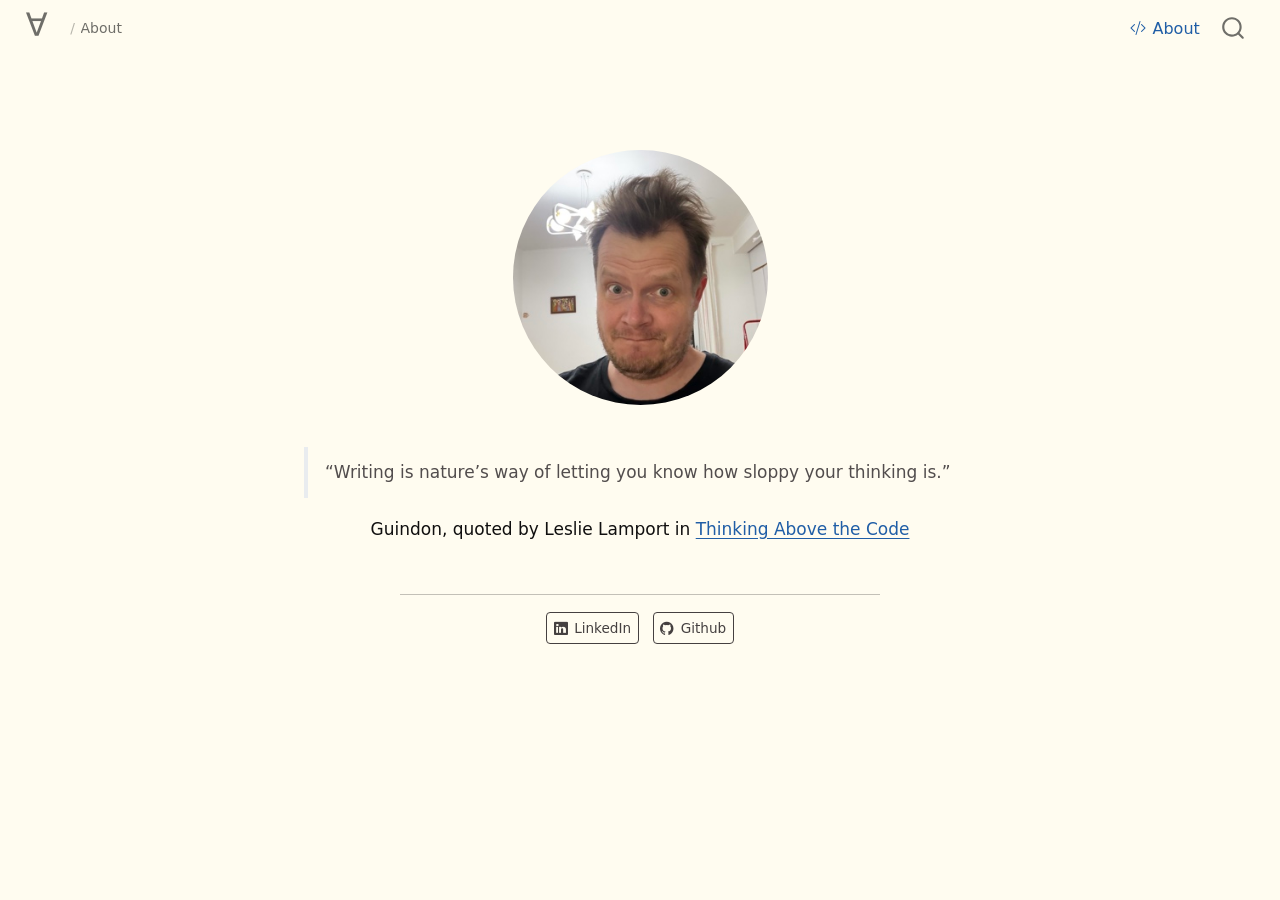
<file: about.html>
<!DOCTYPE html>
<html xmlns="http://www.w3.org/1999/xhtml" lang="en" xml:lang="en"><head>

<meta charset="utf-8">
<meta name="generator" content="quarto-1.9.37">

<meta name="viewport" content="width=device-width, initial-scale=1.0, user-scalable=yes">


<title>About</title>
<style>
/* Default styles provided by pandoc.
** See https://pandoc.org/MANUAL.html#variables-for-html for config info.
*/
code{white-space: pre-wrap;}
span.smallcaps{font-variant: small-caps;}
div.columns{display: flex; gap: min(4vw, 1.5em);}
div.column{flex: auto; overflow-x: auto;}
div.hanging-indent{margin-left: 1.5em; text-indent: -1.5em;}
ul.task-list{list-style: none;}
ul.task-list li input[type="checkbox"] {
  width: 0.8em;
  margin: 0 0.8em 0.2em -1em; /* quarto-specific, see https://github.com/quarto-dev/quarto-cli/issues/4556 */ 
  vertical-align: middle;
}
</style>


<script src="site_libs/quarto-nav/quarto-nav.js"></script>
<script src="site_libs/clipboard/clipboard.min.js"></script>
<script src="site_libs/quarto-search/autocomplete.umd.js"></script>
<script src="site_libs/quarto-search/fuse.min.js"></script>
<script src="site_libs/quarto-search/quarto-search.js"></script>
<meta name="quarto:offset" content="./">
<link href="./favicon.svg" rel="icon" type="image/svg+xml">
<script src="site_libs/quarto-html/quarto.js" type="module"></script>
<script src="site_libs/quarto-html/tabsets/tabsets.js" type="module"></script>
<script src="site_libs/quarto-html/popper.min.js"></script>
<script src="site_libs/quarto-html/tippy.umd.min.js"></script>
<link href="site_libs/quarto-html/tippy.css" rel="stylesheet">
<link href="site_libs/quarto-html/quarto-syntax-highlighting-e738a5780170e30313b25d218a562ea9.css" rel="stylesheet" id="quarto-text-highlighting-styles">
<script src="site_libs/bootstrap/bootstrap.min.js"></script>
<link href="site_libs/bootstrap/bootstrap-icons.css" rel="stylesheet">
<link href="site_libs/bootstrap/bootstrap-cc5d147e2e0e12e88506cb3e63e51f28.min.css" rel="stylesheet" append-hash="true" id="quarto-bootstrap" data-mode="light">
<script id="quarto-search-options" type="application/json">{
  "location": "navbar",
  "copy-button": false,
  "collapse-after": 3,
  "panel-placement": "end",
  "type": "overlay",
  "limit": 50,
  "keyboard-shortcut": [
    "f",
    "/",
    "s"
  ],
  "show-item-context": false,
  "language": {
    "search-no-results-text": "No results",
    "search-matching-documents-text": "matching documents",
    "search-copy-link-title": "Copy link to search",
    "search-hide-matches-text": "Hide additional matches",
    "search-more-match-text": "more match in this document",
    "search-more-matches-text": "more matches in this document",
    "search-clear-button-title": "Clear",
    "search-text-placeholder": "",
    "search-detached-cancel-button-title": "Cancel",
    "search-submit-button-title": "Submit",
    "search-label": "Search"
  }
}</script>
<style>
#title-block-header {
  display: none;
}
</style>


<link rel="stylesheet" href="styles.css">
</head>

<body class="nav-fixed fullcontent quarto-light">

<div id="quarto-search-results"></div>
  <header id="quarto-header" class="headroom fixed-top">
    <nav class="navbar navbar-expand-lg " data-bs-theme="dark">
      <div class="navbar-container container-fluid">
      <div class="navbar-brand-container mx-auto">
    <a class="navbar-brand" href="./index.html">
    <span class="navbar-title">∀</span>
    </a>
  </div>
            <div id="quarto-search" class="" title="Search"></div>
          <button class="navbar-toggler" type="button" data-bs-toggle="collapse" data-bs-target="#navbarCollapse" aria-controls="navbarCollapse" role="menu" aria-expanded="false" aria-label="Toggle navigation" onclick="if (window.quartoToggleHeadroom) { window.quartoToggleHeadroom(); }">
  <span class="navbar-toggler-icon"></span>
</button>
          <div class="collapse navbar-collapse" id="navbarCollapse">
            <ul class="navbar-nav navbar-nav-scroll ms-auto">
  <li class="nav-item">
    <a class="nav-link active" href="./about.html" aria-current="page"> <i class="bi bi-code-slash" role="img">
</i> 
<span class="menu-text">About</span></a>
  </li>  
</ul>
          </div> <!-- /navcollapse -->
            <div class="quarto-navbar-tools">
</div>
      </div> <!-- /container-fluid -->
    </nav>
</header>
<!-- content -->
<div id="quarto-content" class="quarto-container page-columns page-rows-contents page-layout-article page-navbar">
<!-- sidebar -->
<!-- margin-sidebar -->
    
<!-- main -->
<div class="quarto-about-jolla">
  <img src="profile.jpg" class="about-image
  round " style="height: 15em; width: 15em;">
 <header id="title-block-header" class="quarto-title-block default">
<div class="quarto-title">
<h1 class="title">About</h1>
</div>
<div class="quarto-title-meta">
  </div>
</header><main class="content" id="quarto-document-content">
<blockquote class="blockquote">
<p>“Writing is nature’s way of letting you know how sloppy your thinking is.”</p>
</blockquote>
<p>Guindon, quoted by Leslie Lamport in <a href="https://www.microsoft.com/en-us/research/wp-content/uploads/2016/07/leslie_lamport.pdf">Thinking Above the Code</a></p>


</main> 
  <hr class="about-sep">
   <div class="about-links">
  <a href="https://linkedin.com/in/vitvly" class="about-link" rel="" target="">
    <i class="bi bi-linkedin"></i>
     <span class="about-link-text">LinkedIn</span>
  </a>
  <a href="https://github.com/vitvly" class="about-link" rel="" target="">
    <i class="bi bi-github"></i>
     <span class="about-link-text">Github</span>
  </a>
</div>
</div>
 <!-- /main -->
<script>
  (function() {
    var title = document.querySelector('.title');
    var brand = document.querySelector('.navbar-brand');
    if (!title || !brand) return;
    var text = title.textContent.trim();
    if (text === brand.textContent.trim()) return;
    var segments = window.location.pathname
      .split('/').filter(function(s) { return s && s !== 'index.html'; });
    var folder = segments.length > 1 ? segments[0] : null;
    var container = brand.parentNode;
    function makeSep() {
      var s = document.createElement('span');
      s.className = 'navbar-page-sep';
      s.textContent = '/';
      return s;
    }
    var sep1 = makeSep();
    container.insertBefore(sep1, brand.nextSibling);
    var anchor = sep1;
    if (folder) {
      var folderSpan = document.createElement('span');
      folderSpan.className = 'navbar-page-folder';
      folderSpan.textContent = folder;
      container.insertBefore(folderSpan, anchor.nextSibling);
      anchor = folderSpan;
      var sep2 = makeSep();
      container.insertBefore(sep2, anchor.nextSibling);
      anchor = sep2;
    }
    var span = document.createElement('span');
    span.className = 'navbar-page-title';
    span.textContent = text;
    container.insertBefore(span, anchor.nextSibling);
  })();
</script>
<script id="quarto-html-after-body" type="application/javascript">
  window.document.addEventListener("DOMContentLoaded", function (event) {
    const isCodeAnnotation = (el) => {
      for (const clz of el.classList) {
        if (clz.startsWith('code-annotation-')) {                     
          return true;
        }
      }
      return false;
    }
    const onCopySuccess = function(e) {
      // button target
      const button = e.trigger;
      // don't keep focus
      button.blur();
      // flash "checked"
      button.classList.add('code-copy-button-checked');
      var currentTitle = button.getAttribute("title");
      button.setAttribute("title", "Copied!");
      let tooltip;
      if (window.bootstrap) {
        button.setAttribute("data-bs-toggle", "tooltip");
        button.setAttribute("data-bs-placement", "left");
        button.setAttribute("data-bs-title", "Copied!");
        tooltip = new bootstrap.Tooltip(button, 
          { trigger: "manual", 
            customClass: "code-copy-button-tooltip",
            offset: [0, -8]});
        tooltip.show();    
      }
      setTimeout(function() {
        if (tooltip) {
          tooltip.hide();
          button.removeAttribute("data-bs-title");
          button.removeAttribute("data-bs-toggle");
          button.removeAttribute("data-bs-placement");
        }
        button.setAttribute("title", currentTitle);
        button.classList.remove('code-copy-button-checked');
      }, 1000);
      // clear code selection
      e.clearSelection();
    }
    const getTextToCopy = function(trigger) {
      const outerScaffold = trigger.parentElement.cloneNode(true);
      const codeEl = outerScaffold.querySelector('code');
      for (const childEl of codeEl.children) {
        if (isCodeAnnotation(childEl)) {
          childEl.remove();
        }
      }
      return codeEl.innerText;
    }
    const clipboard = new window.ClipboardJS('.code-copy-button:not([data-in-quarto-modal])', {
      text: getTextToCopy
    });
    clipboard.on('success', onCopySuccess);
    if (window.document.getElementById('quarto-embedded-source-code-modal')) {
      const clipboardModal = new window.ClipboardJS('.code-copy-button[data-in-quarto-modal]', {
        text: getTextToCopy,
        container: window.document.getElementById('quarto-embedded-source-code-modal')
      });
      clipboardModal.on('success', onCopySuccess);
    }
      var localhostRegex = new RegExp(/^(?:http|https):\/\/localhost\:?[0-9]*\//);
      var mailtoRegex = new RegExp(/^mailto:/);
        var filterRegex = new RegExp("https:\/\/vitvly\.com");
      var isInternal = (href) => {
          return filterRegex.test(href) || localhostRegex.test(href) || mailtoRegex.test(href);
      }
      // Inspect non-navigation links and adorn them if external
     var links = window.document.querySelectorAll('a[href]:not(.nav-link):not(.navbar-brand):not(.toc-action):not(.sidebar-link):not(.sidebar-item-toggle):not(.pagination-link):not(.no-external):not([aria-hidden]):not(.dropdown-item):not(.quarto-navigation-tool):not(.about-link)');
      for (var i=0; i<links.length; i++) {
        const link = links[i];
        if (!isInternal(link.href)) {
          // undo the damage that might have been done by quarto-nav.js in the case of
          // links that we want to consider external
          if (link.dataset.originalHref !== undefined) {
            link.href = link.dataset.originalHref;
          }
        }
      }
    function tippyHover(el, contentFn, onTriggerFn, onUntriggerFn) {
      const config = {
        allowHTML: true,
        maxWidth: 500,
        delay: 100,
        arrow: false,
        appendTo: function(el) {
            return el.parentElement;
        },
        interactive: true,
        interactiveBorder: 10,
        theme: 'quarto',
        placement: 'bottom-start',
      };
      if (contentFn) {
        config.content = contentFn;
      }
      if (onTriggerFn) {
        config.onTrigger = onTriggerFn;
      }
      if (onUntriggerFn) {
        config.onUntrigger = onUntriggerFn;
      }
      window.tippy(el, config); 
    }
    const noterefs = window.document.querySelectorAll('a[role="doc-noteref"]');
    for (var i=0; i<noterefs.length; i++) {
      const ref = noterefs[i];
      tippyHover(ref, function() {
        // use id or data attribute instead here
        let href = ref.getAttribute('data-footnote-href') || ref.getAttribute('href');
        try { href = new URL(href).hash; } catch {}
        const id = href.replace(/^#\/?/, "");
        const note = window.document.getElementById(id);
        if (note) {
          return note.innerHTML;
        } else {
          return "";
        }
      });
    }
    const xrefs = window.document.querySelectorAll('a.quarto-xref');
    const processXRef = (id, note) => {
      // Strip column container classes
      const stripColumnClz = (el) => {
        el.classList.remove("page-full", "page-columns");
        if (el.children) {
          for (const child of el.children) {
            stripColumnClz(child);
          }
        }
      }
      stripColumnClz(note)
      if (id === null || id.startsWith('sec-')) {
        // Special case sections, only their first couple elements
        const container = document.createElement("div");
        if (note.children && note.children.length > 2) {
          container.appendChild(note.children[0].cloneNode(true));
          for (let i = 1; i < note.children.length; i++) {
            const child = note.children[i];
            if (child.tagName === "P" && child.innerText === "") {
              continue;
            } else {
              container.appendChild(child.cloneNode(true));
              break;
            }
          }
          if (window.Quarto?.typesetMath) {
            window.Quarto.typesetMath(container);
          }
          return container.innerHTML
        } else {
          if (window.Quarto?.typesetMath) {
            window.Quarto.typesetMath(note);
          }
          return note.innerHTML;
        }
      } else {
        // Remove any anchor links if they are present
        const anchorLink = note.querySelector('a.anchorjs-link');
        if (anchorLink) {
          anchorLink.remove();
        }
        if (window.Quarto?.typesetMath) {
          window.Quarto.typesetMath(note);
        }
        if (note.classList.contains("callout")) {
          return note.outerHTML;
        } else {
          return note.innerHTML;
        }
      }
    }
    for (var i=0; i<xrefs.length; i++) {
      const xref = xrefs[i];
      tippyHover(xref, undefined, function(instance) {
        instance.disable();
        let url = xref.getAttribute('href');
        let hash = undefined; 
        if (url.startsWith('#')) {
          hash = url;
        } else {
          try { hash = new URL(url).hash; } catch {}
        }
        if (hash) {
          const id = hash.replace(/^#\/?/, "");
          const note = window.document.getElementById(id);
          if (note !== null) {
            try {
              const html = processXRef(id, note.cloneNode(true));
              instance.setContent(html);
            } finally {
              instance.enable();
              instance.show();
            }
          } else {
            // See if we can fetch this
            fetch(url.split('#')[0])
            .then(res => res.text())
            .then(html => {
              const parser = new DOMParser();
              const htmlDoc = parser.parseFromString(html, "text/html");
              const note = htmlDoc.getElementById(id);
              if (note !== null) {
                const html = processXRef(id, note);
                instance.setContent(html);
              } 
            }).finally(() => {
              instance.enable();
              instance.show();
            });
          }
        } else {
          // See if we can fetch a full url (with no hash to target)
          // This is a special case and we should probably do some content thinning / targeting
          fetch(url)
          .then(res => res.text())
          .then(html => {
            const parser = new DOMParser();
            const htmlDoc = parser.parseFromString(html, "text/html");
            const note = htmlDoc.querySelector('main.content');
            if (note !== null) {
              // This should only happen for chapter cross references
              // (since there is no id in the URL)
              // remove the first header
              if (note.children.length > 0 && note.children[0].tagName === "HEADER") {
                note.children[0].remove();
              }
              const html = processXRef(null, note);
              instance.setContent(html);
            } 
          }).finally(() => {
            instance.enable();
            instance.show();
          });
        }
      }, function(instance) {
      });
    }
        let selectedAnnoteEl;
        const selectorForAnnotation = ( cell, annotation) => {
          let cellAttr = 'data-code-cell="' + cell + '"';
          let lineAttr = 'data-code-annotation="' +  annotation + '"';
          const selector = 'span[' + cellAttr + '][' + lineAttr + ']';
          return selector;
        }
        const selectCodeLines = (annoteEl) => {
          const doc = window.document;
          const targetCell = annoteEl.getAttribute("data-target-cell");
          const targetAnnotation = annoteEl.getAttribute("data-target-annotation");
          const annoteSpan = window.document.querySelector(selectorForAnnotation(targetCell, targetAnnotation));
          const lines = annoteSpan.getAttribute("data-code-lines").split(",");
          const lineIds = lines.map((line) => {
            return targetCell + "-" + line;
          })
          let top = null;
          let height = null;
          let parent = null;
          if (lineIds.length > 0) {
              //compute the position of the single el (top and bottom and make a div)
              const el = window.document.getElementById(lineIds[0]);
              top = el.offsetTop;
              height = el.offsetHeight;
              parent = el.parentElement.parentElement;
            if (lineIds.length > 1) {
              const lastEl = window.document.getElementById(lineIds[lineIds.length - 1]);
              const bottom = lastEl.offsetTop + lastEl.offsetHeight;
              height = bottom - top;
            }
            if (top !== null && height !== null && parent !== null) {
              // cook up a div (if necessary) and position it 
              let div = window.document.getElementById("code-annotation-line-highlight");
              if (div === null) {
                div = window.document.createElement("div");
                div.setAttribute("id", "code-annotation-line-highlight");
                div.style.position = 'absolute';
                parent.appendChild(div);
              }
              div.style.top = top - 2 + "px";
              div.style.height = height + 4 + "px";
              div.style.left = 0;
              let gutterDiv = window.document.getElementById("code-annotation-line-highlight-gutter");
              if (gutterDiv === null) {
                gutterDiv = window.document.createElement("div");
                gutterDiv.setAttribute("id", "code-annotation-line-highlight-gutter");
                gutterDiv.style.position = 'absolute';
                const codeCell = window.document.getElementById(targetCell);
                const gutter = codeCell.querySelector('.code-annotation-gutter');
                gutter.appendChild(gutterDiv);
              }
              gutterDiv.style.top = top - 2 + "px";
              gutterDiv.style.height = height + 4 + "px";
            }
            selectedAnnoteEl = annoteEl;
          }
        };
        const unselectCodeLines = () => {
          const elementsIds = ["code-annotation-line-highlight", "code-annotation-line-highlight-gutter"];
          elementsIds.forEach((elId) => {
            const div = window.document.getElementById(elId);
            if (div) {
              div.remove();
            }
          });
          selectedAnnoteEl = undefined;
        };
          // Handle positioning of the toggle
      window.addEventListener(
        "resize",
        throttle(() => {
          elRect = undefined;
          if (selectedAnnoteEl) {
            selectCodeLines(selectedAnnoteEl);
          }
        }, 10)
      );
      function throttle(fn, ms) {
      let throttle = false;
      let timer;
        return (...args) => {
          if(!throttle) { // first call gets through
              fn.apply(this, args);
              throttle = true;
          } else { // all the others get throttled
              if(timer) clearTimeout(timer); // cancel #2
              timer = setTimeout(() => {
                fn.apply(this, args);
                timer = throttle = false;
              }, ms);
          }
        };
      }
        // Attach click handler to the DT
        const annoteDls = window.document.querySelectorAll('dt[data-target-cell]');
        for (const annoteDlNode of annoteDls) {
          annoteDlNode.addEventListener('click', (event) => {
            const clickedEl = event.target;
            if (clickedEl !== selectedAnnoteEl) {
              unselectCodeLines();
              const activeEl = window.document.querySelector('dt[data-target-cell].code-annotation-active');
              if (activeEl) {
                activeEl.classList.remove('code-annotation-active');
              }
              selectCodeLines(clickedEl);
              clickedEl.classList.add('code-annotation-active');
            } else {
              // Unselect the line
              unselectCodeLines();
              clickedEl.classList.remove('code-annotation-active');
            }
          });
        }
    const findCites = (el) => {
      const parentEl = el.parentElement;
      if (parentEl) {
        const cites = parentEl.dataset.cites;
        if (cites) {
          return {
            el,
            cites: cites.split(' ')
          };
        } else {
          return findCites(el.parentElement)
        }
      } else {
        return undefined;
      }
    };
    var bibliorefs = window.document.querySelectorAll('a[role="doc-biblioref"]');
    for (var i=0; i<bibliorefs.length; i++) {
      const ref = bibliorefs[i];
      const citeInfo = findCites(ref);
      if (citeInfo) {
        tippyHover(citeInfo.el, function() {
          var popup = window.document.createElement('div');
          citeInfo.cites.forEach(function(cite) {
            var citeDiv = window.document.createElement('div');
            citeDiv.classList.add('hanging-indent');
            citeDiv.classList.add('csl-entry');
            var biblioDiv = window.document.getElementById('ref-' + cite);
            if (biblioDiv) {
              citeDiv.innerHTML = biblioDiv.innerHTML;
            }
            popup.appendChild(citeDiv);
          });
          return popup.innerHTML;
        });
      }
    }
  });
  </script>
</div> <!-- /content -->




</body></html>
</file>
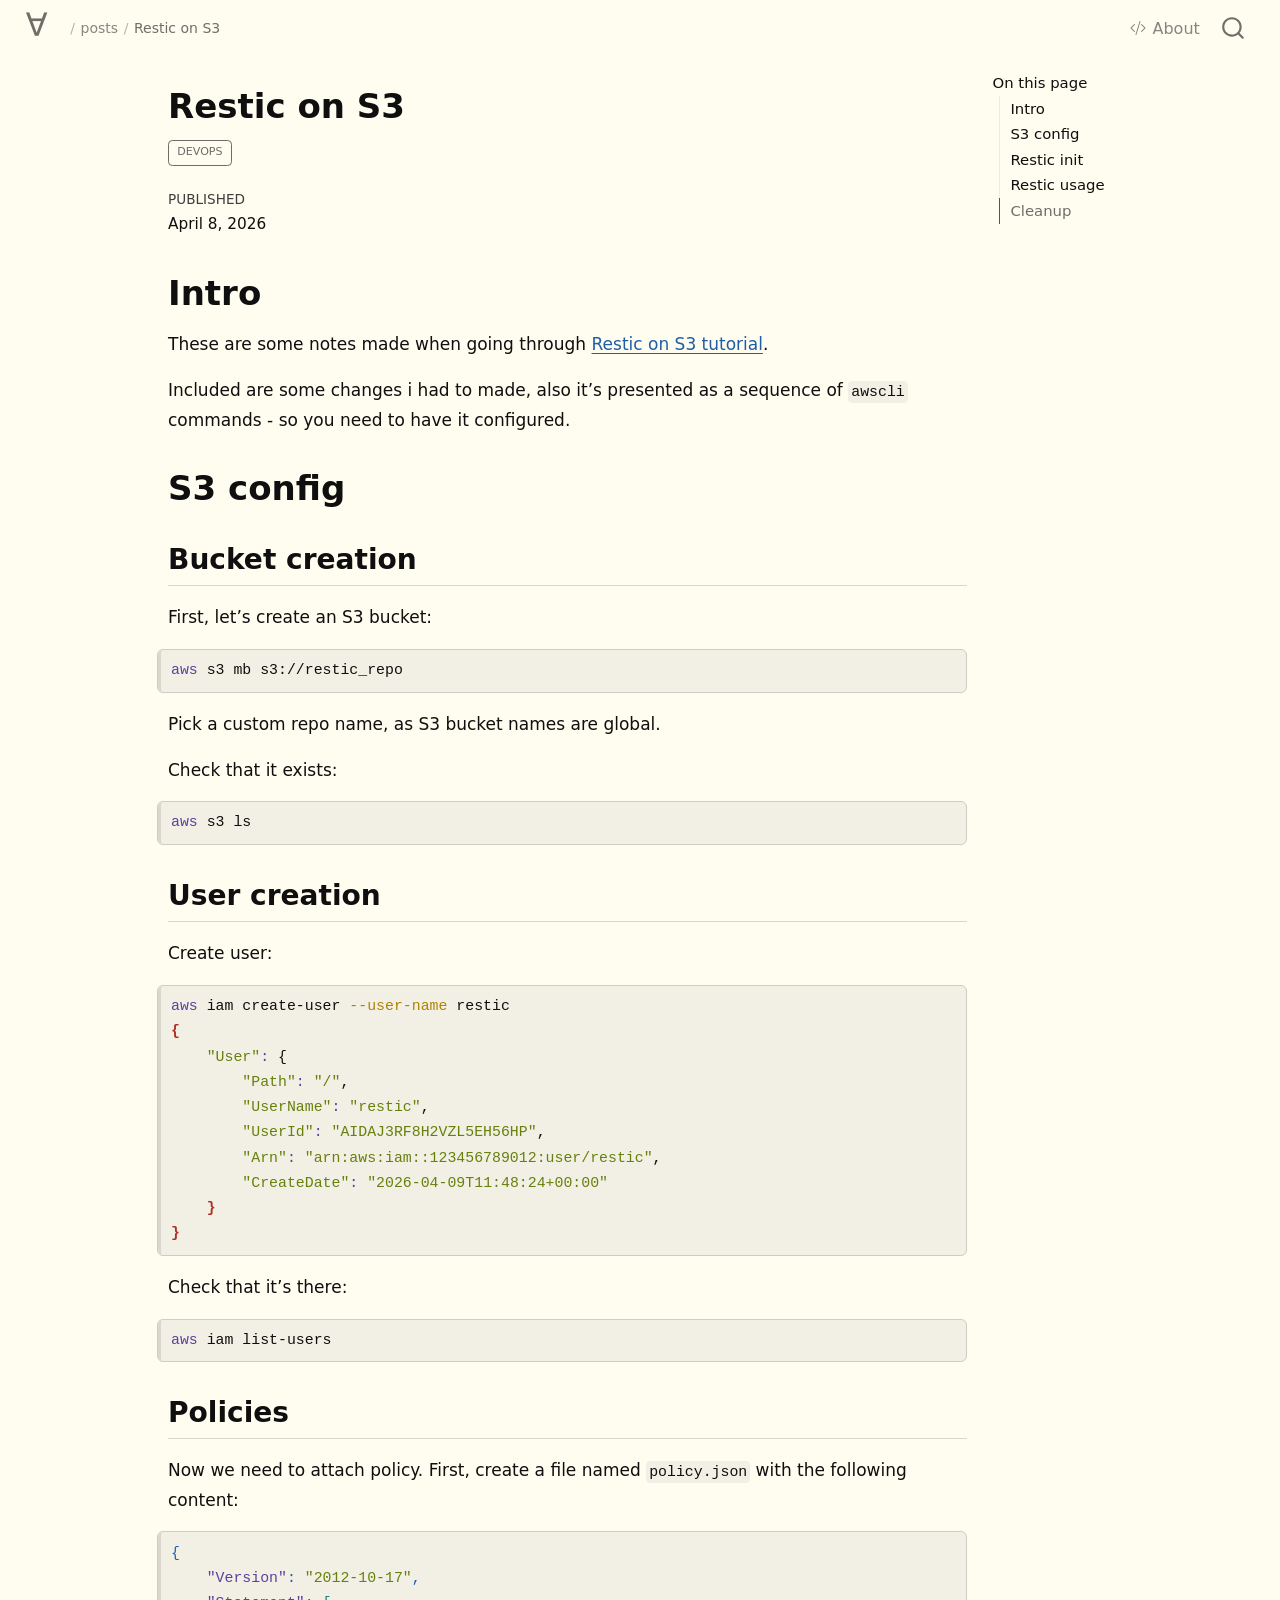
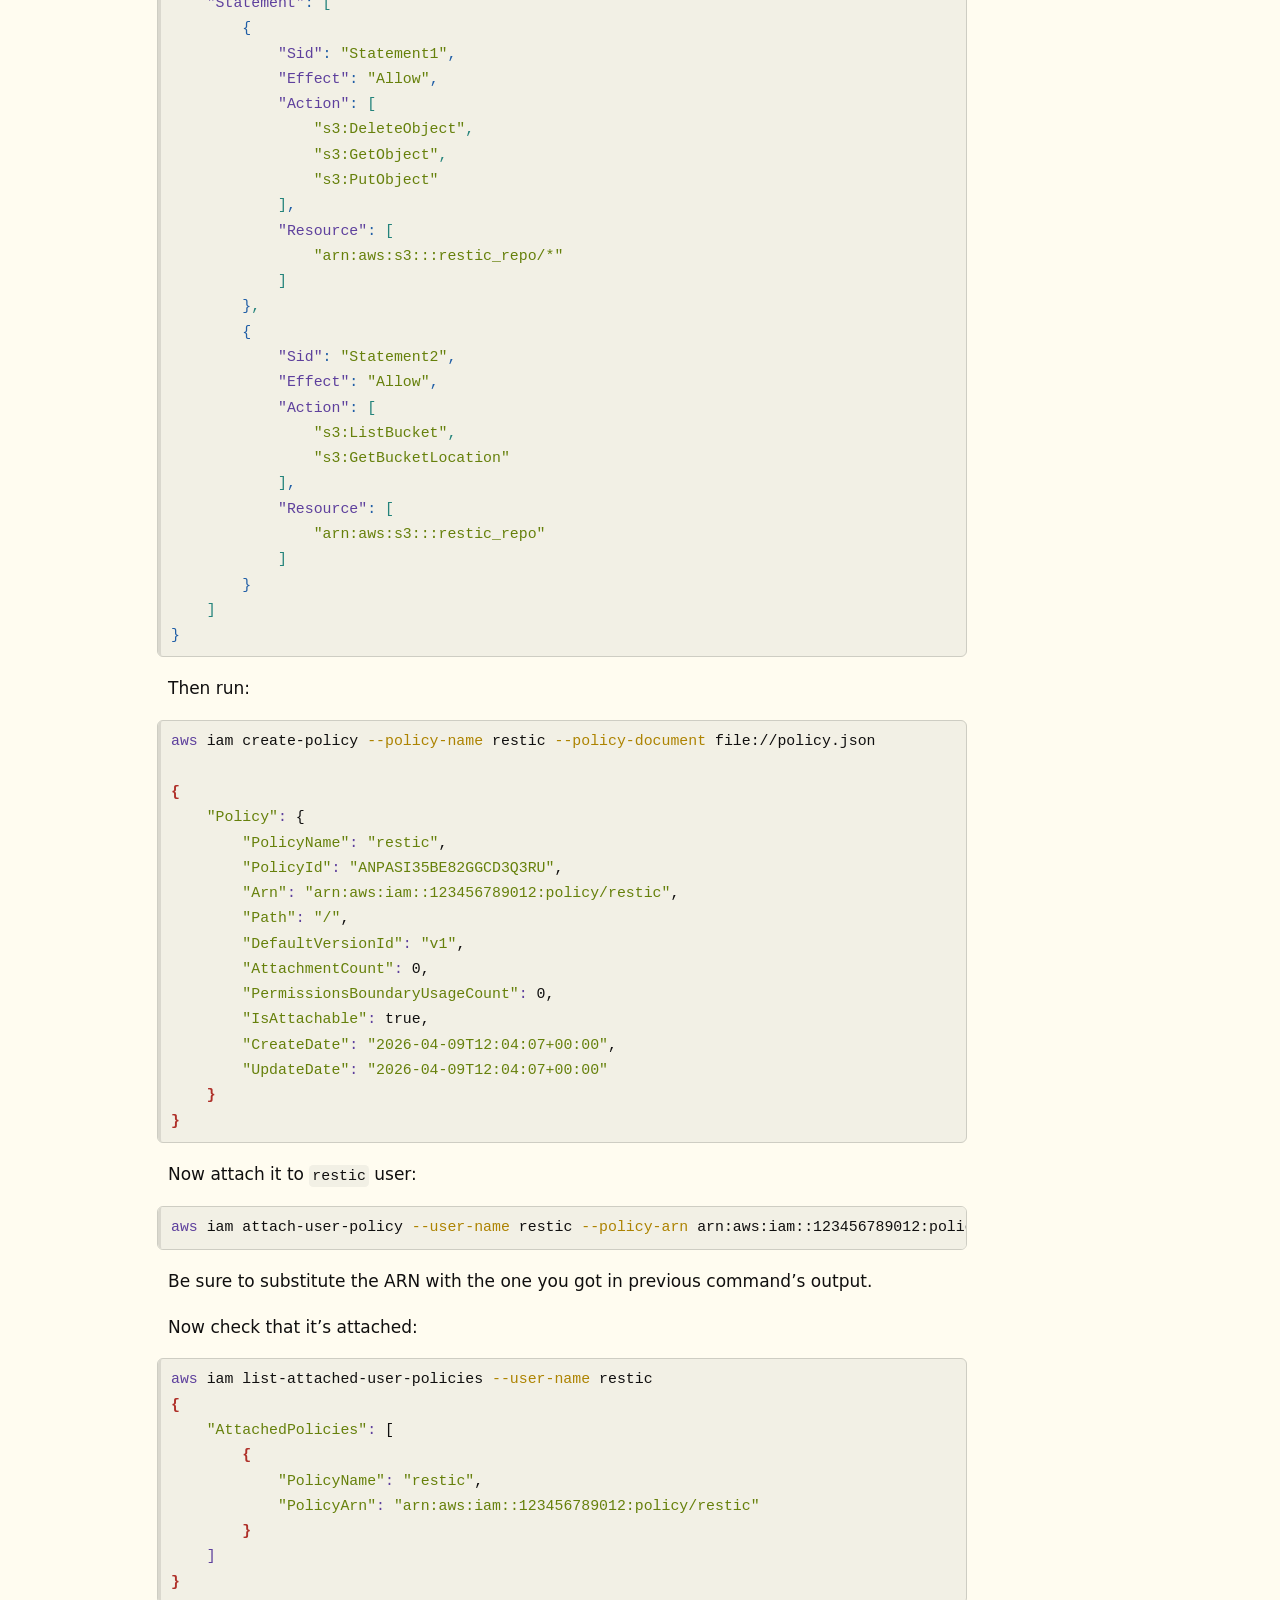
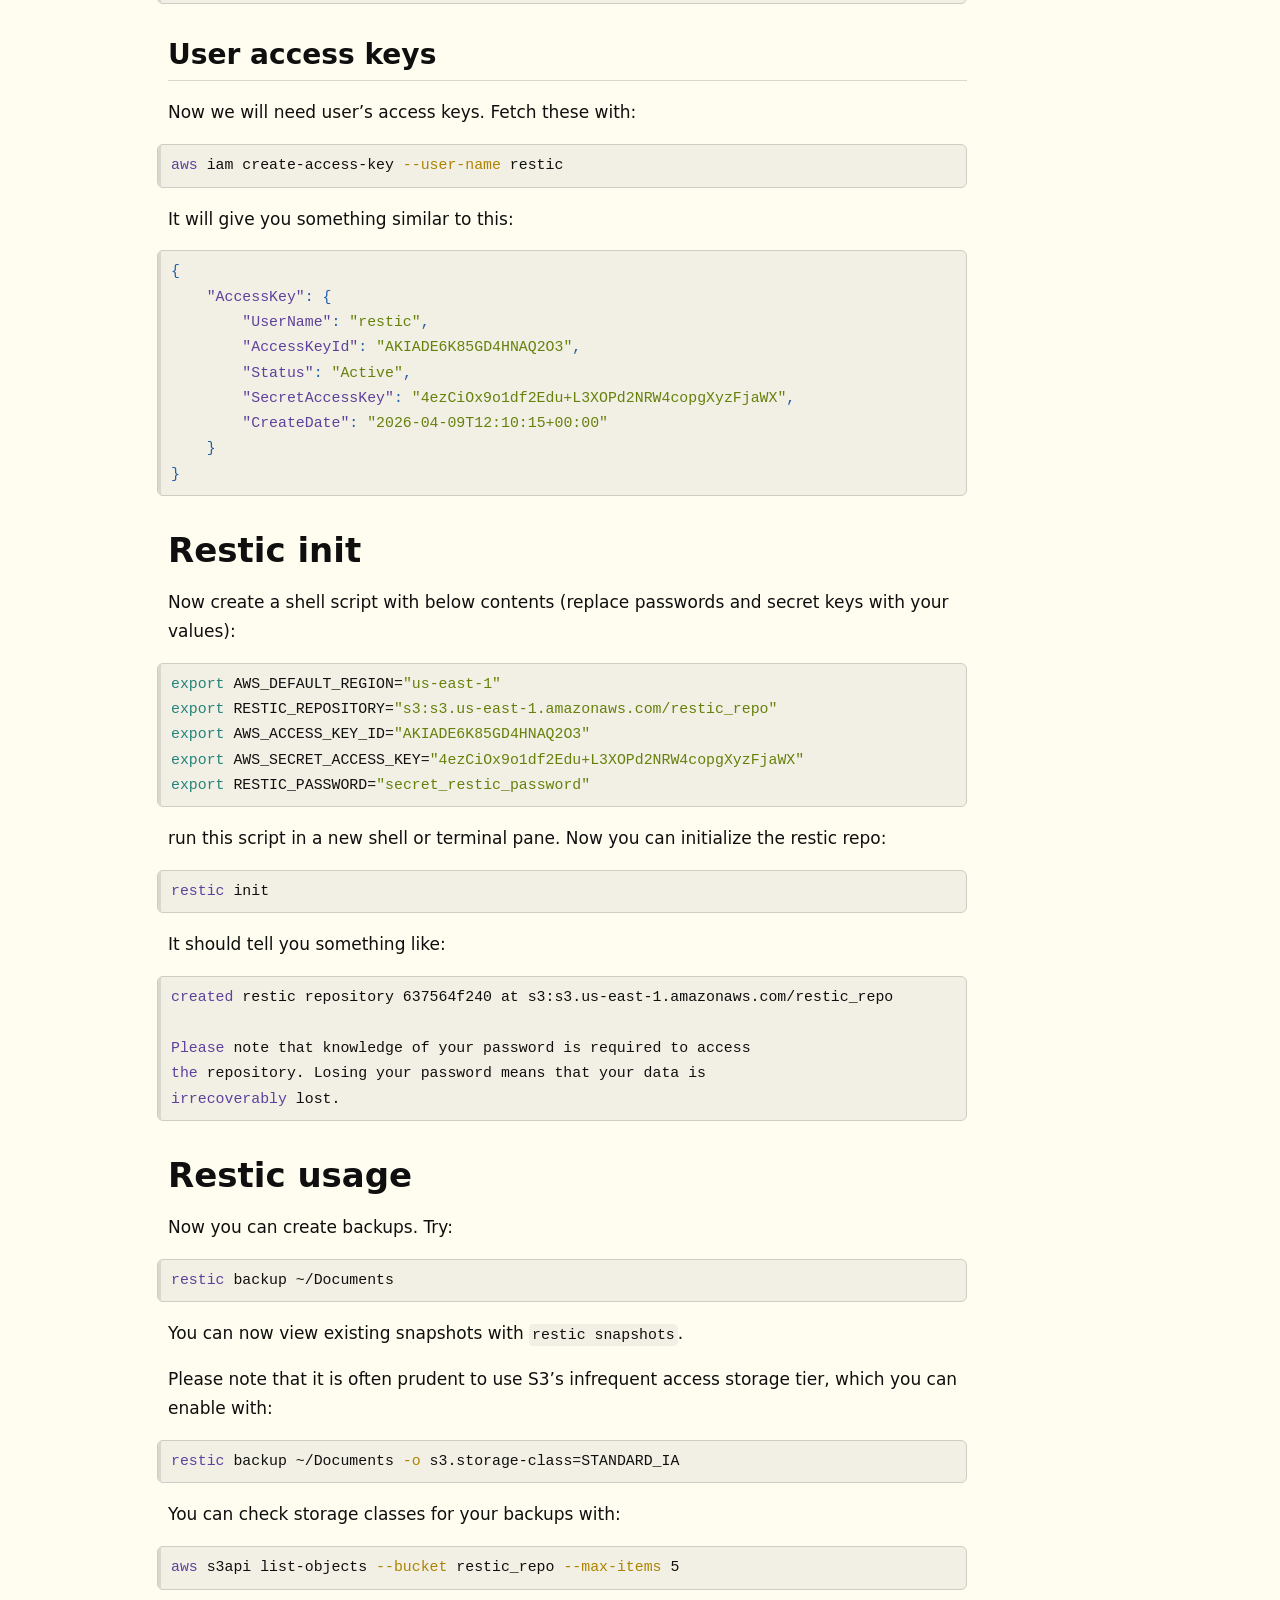
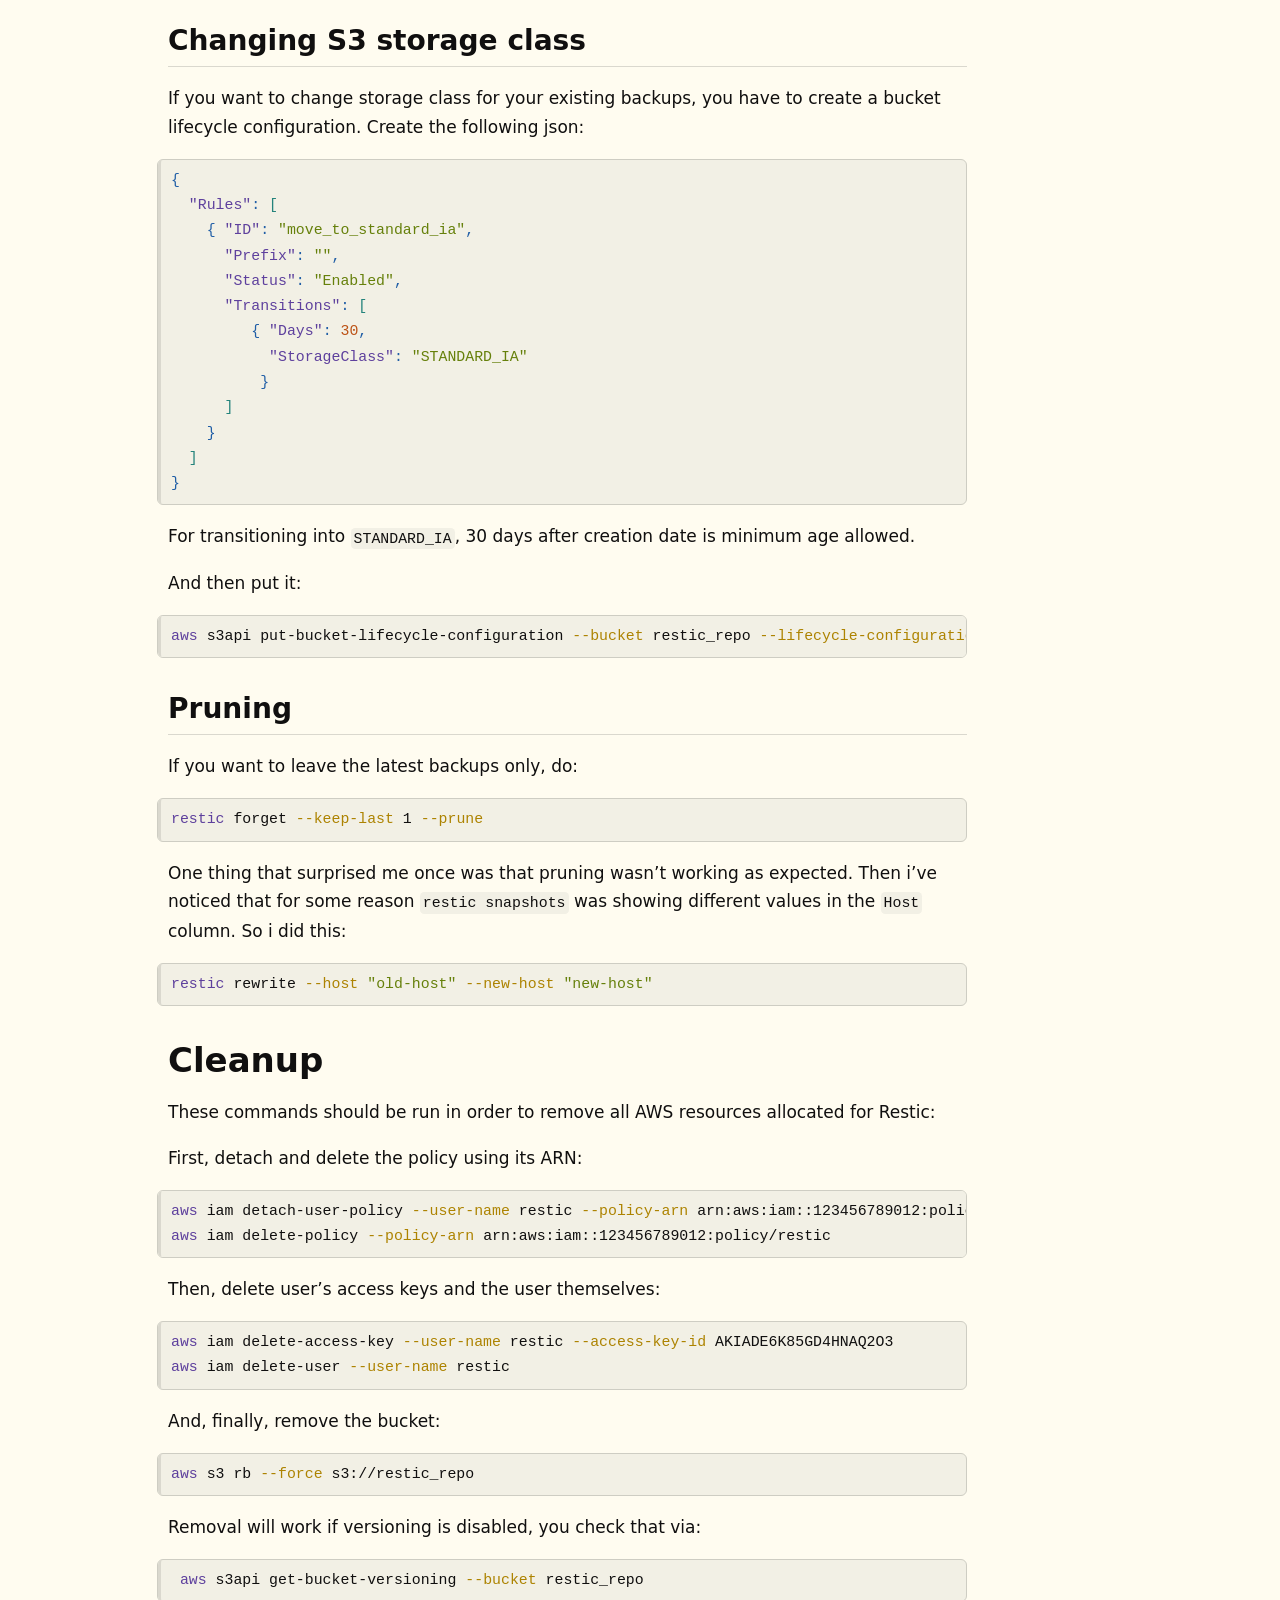
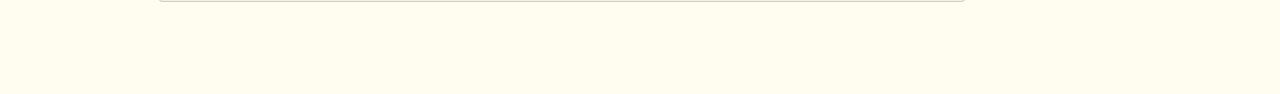
<file: posts/restic.html>
<!DOCTYPE html>
<html xmlns="http://www.w3.org/1999/xhtml" lang="en" xml:lang="en"><head>

<meta charset="utf-8">
<meta name="generator" content="quarto-1.9.37">

<meta name="viewport" content="width=device-width, initial-scale=1.0, user-scalable=yes">

<meta name="dcterms.date" content="2026-04-08">

<title>Restic on S3</title>
<style>
/* Default styles provided by pandoc.
** See https://pandoc.org/MANUAL.html#variables-for-html for config info.
*/
code{white-space: pre-wrap;}
span.smallcaps{font-variant: small-caps;}
div.columns{display: flex; gap: min(4vw, 1.5em);}
div.column{flex: auto; overflow-x: auto;}
div.hanging-indent{margin-left: 1.5em; text-indent: -1.5em;}
ul.task-list{list-style: none;}
ul.task-list li input[type="checkbox"] {
  width: 0.8em;
  margin: 0 0.8em 0.2em -1em; /* quarto-specific, see https://github.com/quarto-dev/quarto-cli/issues/4556 */ 
  vertical-align: middle;
}
/* CSS for syntax highlighting */
html { -webkit-text-size-adjust: 100%; }
pre > code.sourceCode { white-space: pre; position: relative; }
pre > code.sourceCode > span { display: inline-block; line-height: 1.25; }
pre > code.sourceCode > span:empty { height: 1.2em; }
.sourceCode { overflow: visible; }
code.sourceCode > span { color: inherit; text-decoration: inherit; }
div.sourceCode { margin: 1em 0; }
pre.sourceCode { margin: 0; }
@media screen {
div.sourceCode { overflow: auto; }
}
@media print {
pre > code.sourceCode { white-space: pre-wrap; }
pre > code.sourceCode > span { text-indent: -5em; padding-left: 5em; }
}
pre.numberSource code
  { counter-reset: source-line 0; }
pre.numberSource code > span
  { position: relative; left: -4em; counter-increment: source-line; }
pre.numberSource code > span > a:first-child::before
  { content: counter(source-line);
    position: relative; left: -1em; text-align: right; vertical-align: baseline;
    border: none; display: inline-block;
    -webkit-touch-callout: none; -webkit-user-select: none;
    -khtml-user-select: none; -moz-user-select: none;
    -ms-user-select: none; user-select: none;
    padding: 0 4px; width: 4em;
  }
pre.numberSource { margin-left: 3em;  padding-left: 4px; }
div.sourceCode
  {   }
@media screen {
pre > code.sourceCode > span > a:first-child::before { text-decoration: underline; }
}
</style>


<script src="../site_libs/quarto-nav/quarto-nav.js"></script>
<script src="../site_libs/clipboard/clipboard.min.js"></script>
<script src="../site_libs/quarto-search/autocomplete.umd.js"></script>
<script src="../site_libs/quarto-search/fuse.min.js"></script>
<script src="../site_libs/quarto-search/quarto-search.js"></script>
<meta name="quarto:offset" content="../">
<link href="../favicon.svg" rel="icon" type="image/svg+xml">
<script src="../site_libs/quarto-html/quarto.js" type="module"></script>
<script src="../site_libs/quarto-html/tabsets/tabsets.js" type="module"></script>
<script src="../site_libs/quarto-html/popper.min.js"></script>
<script src="../site_libs/quarto-html/tippy.umd.min.js"></script>
<script src="../site_libs/quarto-html/anchor.min.js"></script>
<link href="../site_libs/quarto-html/tippy.css" rel="stylesheet">
<link href="../site_libs/quarto-html/quarto-syntax-highlighting-e738a5780170e30313b25d218a562ea9.css" rel="stylesheet" id="quarto-text-highlighting-styles">
<script src="../site_libs/bootstrap/bootstrap.min.js"></script>
<link href="../site_libs/bootstrap/bootstrap-icons.css" rel="stylesheet">
<link href="../site_libs/bootstrap/bootstrap-cc5d147e2e0e12e88506cb3e63e51f28.min.css" rel="stylesheet" append-hash="true" id="quarto-bootstrap" data-mode="light">
<script id="quarto-search-options" type="application/json">{
  "location": "navbar",
  "copy-button": false,
  "collapse-after": 3,
  "panel-placement": "end",
  "type": "overlay",
  "limit": 50,
  "keyboard-shortcut": [
    "f",
    "/",
    "s"
  ],
  "show-item-context": false,
  "language": {
    "search-no-results-text": "No results",
    "search-matching-documents-text": "matching documents",
    "search-copy-link-title": "Copy link to search",
    "search-hide-matches-text": "Hide additional matches",
    "search-more-match-text": "more match in this document",
    "search-more-matches-text": "more matches in this document",
    "search-clear-button-title": "Clear",
    "search-text-placeholder": "",
    "search-detached-cancel-button-title": "Cancel",
    "search-submit-button-title": "Submit",
    "search-label": "Search"
  }
}</script>


<link rel="stylesheet" href="../styles.css">
</head>

<body class="nav-fixed quarto-light">

<div id="quarto-search-results"></div>
  <header id="quarto-header" class="headroom fixed-top">
    <nav class="navbar navbar-expand-lg " data-bs-theme="dark">
      <div class="navbar-container container-fluid">
      <div class="navbar-brand-container mx-auto">
    <a class="navbar-brand" href="../index.html">
    <span class="navbar-title">∀</span>
    </a>
  </div>
            <div id="quarto-search" class="" title="Search"></div>
          <button class="navbar-toggler" type="button" data-bs-toggle="collapse" data-bs-target="#navbarCollapse" aria-controls="navbarCollapse" role="menu" aria-expanded="false" aria-label="Toggle navigation" onclick="if (window.quartoToggleHeadroom) { window.quartoToggleHeadroom(); }">
  <span class="navbar-toggler-icon"></span>
</button>
          <div class="collapse navbar-collapse" id="navbarCollapse">
            <ul class="navbar-nav navbar-nav-scroll ms-auto">
  <li class="nav-item">
    <a class="nav-link" href="../about.html"> <i class="bi bi-code-slash" role="img">
</i> 
<span class="menu-text">About</span></a>
  </li>  
</ul>
          </div> <!-- /navcollapse -->
            <div class="quarto-navbar-tools">
</div>
      </div> <!-- /container-fluid -->
    </nav>
</header>
<!-- content -->
<div id="quarto-content" class="quarto-container page-columns page-rows-contents page-layout-article page-navbar">
<!-- sidebar -->
<!-- margin-sidebar -->
    <div id="quarto-margin-sidebar" class="sidebar margin-sidebar">
        <nav id="TOC" role="doc-toc" class="toc-active">
    <h2 id="toc-title">On this page</h2>
   
  <ul>
  <li><a href="#intro" id="toc-intro" class="nav-link active" data-scroll-target="#intro">Intro</a></li>
  <li><a href="#s3-config" id="toc-s3-config" class="nav-link" data-scroll-target="#s3-config">S3 config</a>
  <ul class="collapse">
  <li><a href="#bucket-creation" id="toc-bucket-creation" class="nav-link" data-scroll-target="#bucket-creation">Bucket creation</a></li>
  <li><a href="#user-creation" id="toc-user-creation" class="nav-link" data-scroll-target="#user-creation">User creation</a></li>
  <li><a href="#policies" id="toc-policies" class="nav-link" data-scroll-target="#policies">Policies</a></li>
  <li><a href="#user-access-keys" id="toc-user-access-keys" class="nav-link" data-scroll-target="#user-access-keys">User access keys</a></li>
  </ul></li>
  <li><a href="#restic-init" id="toc-restic-init" class="nav-link" data-scroll-target="#restic-init">Restic init</a></li>
  <li><a href="#restic-usage" id="toc-restic-usage" class="nav-link" data-scroll-target="#restic-usage">Restic usage</a>
  <ul class="collapse">
  <li><a href="#changing-s3-storage-class" id="toc-changing-s3-storage-class" class="nav-link" data-scroll-target="#changing-s3-storage-class">Changing S3 storage class</a></li>
  <li><a href="#pruning" id="toc-pruning" class="nav-link" data-scroll-target="#pruning">Pruning</a></li>
  </ul></li>
  <li><a href="#cleanup" id="toc-cleanup" class="nav-link" data-scroll-target="#cleanup">Cleanup</a></li>
  </ul>
</nav>
    </div>
<!-- main -->
<main class="content" id="quarto-document-content">

<header id="title-block-header" class="quarto-title-block default">
<div class="quarto-title">
<h1 class="title">Restic on S3</h1>
  <div class="quarto-categories">
    <div class="quarto-category">devops</div>
  </div>
  </div>



<div class="quarto-title-meta">

    
    <div>
    <div class="quarto-title-meta-heading">Published</div>
    <div class="quarto-title-meta-contents">
      <p class="date">April 8, 2026</p>
    </div>
  </div>
  
    
  </div>
  


</header>


<section id="intro" class="level1">
<h1>Intro</h1>
<p>These are some notes made when going through <a href="https://restic.readthedocs.io/en/latest/080_examples.html">Restic on S3 tutorial</a>.</p>
<p>Included are some changes i had to made, also it’s presented as a sequence of <code>awscli</code> commands - so you need to have it configured.</p>
</section>
<section id="s3-config" class="level1">
<h1>S3 config</h1>
<section id="bucket-creation" class="level2">
<h2 class="anchored" data-anchor-id="bucket-creation">Bucket creation</h2>
<p>First, let’s create an S3 bucket:</p>
<div class="code-copy-outer-scaffold"><div class="sourceCode" id="cb1"><pre class="sourceCode bash code-with-copy"><code class="sourceCode bash"><span id="cb1-1"><a href="#cb1-1" aria-hidden="true" tabindex="-1"></a><span class="ex">aws</span> s3 mb s3://restic_repo</span></code></pre></div><button title="Copy to Clipboard" class="code-copy-button"><i class="bi"></i></button></div>
<p>Pick a custom repo name, as S3 bucket names are global.</p>
<p>Check that it exists:</p>
<div class="code-copy-outer-scaffold"><div class="sourceCode" id="cb2"><pre class="sourceCode bash code-with-copy"><code class="sourceCode bash"><span id="cb2-1"><a href="#cb2-1" aria-hidden="true" tabindex="-1"></a><span class="ex">aws</span> s3 ls</span></code></pre></div><button title="Copy to Clipboard" class="code-copy-button"><i class="bi"></i></button></div>
</section>
<section id="user-creation" class="level2">
<h2 class="anchored" data-anchor-id="user-creation">User creation</h2>
<p>Create user:</p>
<div class="code-copy-outer-scaffold"><div class="sourceCode" id="cb3"><pre class="sourceCode bash code-with-copy"><code class="sourceCode bash"><span id="cb3-1"><a href="#cb3-1" aria-hidden="true" tabindex="-1"></a><span class="ex">aws</span> iam create-user <span class="at">--user-name</span> restic</span>
<span id="cb3-2"><a href="#cb3-2" aria-hidden="true" tabindex="-1"></a><span class="kw">{</span></span>
<span id="cb3-3"><a href="#cb3-3" aria-hidden="true" tabindex="-1"></a>    <span class="st">"User"</span><span class="ex">:</span> {</span>
<span id="cb3-4"><a href="#cb3-4" aria-hidden="true" tabindex="-1"></a>        <span class="st">"Path"</span><span class="ex">:</span> <span class="st">"/"</span>,</span>
<span id="cb3-5"><a href="#cb3-5" aria-hidden="true" tabindex="-1"></a>        <span class="st">"UserName"</span><span class="ex">:</span> <span class="st">"restic"</span>,</span>
<span id="cb3-6"><a href="#cb3-6" aria-hidden="true" tabindex="-1"></a>        <span class="st">"UserId"</span><span class="ex">:</span> <span class="st">"AIDAJ3RF8H2VZL5EH56HP"</span>,</span>
<span id="cb3-7"><a href="#cb3-7" aria-hidden="true" tabindex="-1"></a>        <span class="st">"Arn"</span><span class="ex">:</span> <span class="st">"arn:aws:iam::123456789012:user/restic"</span>,</span>
<span id="cb3-8"><a href="#cb3-8" aria-hidden="true" tabindex="-1"></a>        <span class="st">"CreateDate"</span><span class="ex">:</span> <span class="st">"2026-04-09T11:48:24+00:00"</span></span>
<span id="cb3-9"><a href="#cb3-9" aria-hidden="true" tabindex="-1"></a>    <span class="kw">}</span></span>
<span id="cb3-10"><a href="#cb3-10" aria-hidden="true" tabindex="-1"></a><span class="er">}</span></span></code></pre></div><button title="Copy to Clipboard" class="code-copy-button"><i class="bi"></i></button></div>
<p>Check that it’s there:</p>
<div class="code-copy-outer-scaffold"><div class="sourceCode" id="cb4"><pre class="sourceCode bash code-with-copy"><code class="sourceCode bash"><span id="cb4-1"><a href="#cb4-1" aria-hidden="true" tabindex="-1"></a><span class="ex">aws</span> iam list-users</span></code></pre></div><button title="Copy to Clipboard" class="code-copy-button"><i class="bi"></i></button></div>
</section>
<section id="policies" class="level2">
<h2 class="anchored" data-anchor-id="policies">Policies</h2>
<p>Now we need to attach policy. First, create a file named <code>policy.json</code> with the following content:</p>
<div class="code-copy-outer-scaffold"><div class="sourceCode" id="cb5"><pre class="sourceCode json code-with-copy"><code class="sourceCode json"><span id="cb5-1"><a href="#cb5-1" aria-hidden="true" tabindex="-1"></a><span class="fu">{</span></span>
<span id="cb5-2"><a href="#cb5-2" aria-hidden="true" tabindex="-1"></a>    <span class="dt">"Version"</span><span class="fu">:</span> <span class="st">"2012-10-17"</span><span class="fu">,</span></span>
<span id="cb5-3"><a href="#cb5-3" aria-hidden="true" tabindex="-1"></a>    <span class="dt">"Statement"</span><span class="fu">:</span> <span class="ot">[</span></span>
<span id="cb5-4"><a href="#cb5-4" aria-hidden="true" tabindex="-1"></a>        <span class="fu">{</span></span>
<span id="cb5-5"><a href="#cb5-5" aria-hidden="true" tabindex="-1"></a>            <span class="dt">"Sid"</span><span class="fu">:</span> <span class="st">"Statement1"</span><span class="fu">,</span></span>
<span id="cb5-6"><a href="#cb5-6" aria-hidden="true" tabindex="-1"></a>            <span class="dt">"Effect"</span><span class="fu">:</span> <span class="st">"Allow"</span><span class="fu">,</span></span>
<span id="cb5-7"><a href="#cb5-7" aria-hidden="true" tabindex="-1"></a>            <span class="dt">"Action"</span><span class="fu">:</span> <span class="ot">[</span></span>
<span id="cb5-8"><a href="#cb5-8" aria-hidden="true" tabindex="-1"></a>                <span class="st">"s3:DeleteObject"</span><span class="ot">,</span></span>
<span id="cb5-9"><a href="#cb5-9" aria-hidden="true" tabindex="-1"></a>                <span class="st">"s3:GetObject"</span><span class="ot">,</span></span>
<span id="cb5-10"><a href="#cb5-10" aria-hidden="true" tabindex="-1"></a>                <span class="st">"s3:PutObject"</span></span>
<span id="cb5-11"><a href="#cb5-11" aria-hidden="true" tabindex="-1"></a>            <span class="ot">]</span><span class="fu">,</span></span>
<span id="cb5-12"><a href="#cb5-12" aria-hidden="true" tabindex="-1"></a>            <span class="dt">"Resource"</span><span class="fu">:</span> <span class="ot">[</span></span>
<span id="cb5-13"><a href="#cb5-13" aria-hidden="true" tabindex="-1"></a>                <span class="st">"arn:aws:s3:::restic_repo/*"</span></span>
<span id="cb5-14"><a href="#cb5-14" aria-hidden="true" tabindex="-1"></a>            <span class="ot">]</span></span>
<span id="cb5-15"><a href="#cb5-15" aria-hidden="true" tabindex="-1"></a>        <span class="fu">}</span><span class="ot">,</span></span>
<span id="cb5-16"><a href="#cb5-16" aria-hidden="true" tabindex="-1"></a>        <span class="fu">{</span></span>
<span id="cb5-17"><a href="#cb5-17" aria-hidden="true" tabindex="-1"></a>            <span class="dt">"Sid"</span><span class="fu">:</span> <span class="st">"Statement2"</span><span class="fu">,</span></span>
<span id="cb5-18"><a href="#cb5-18" aria-hidden="true" tabindex="-1"></a>            <span class="dt">"Effect"</span><span class="fu">:</span> <span class="st">"Allow"</span><span class="fu">,</span></span>
<span id="cb5-19"><a href="#cb5-19" aria-hidden="true" tabindex="-1"></a>            <span class="dt">"Action"</span><span class="fu">:</span> <span class="ot">[</span></span>
<span id="cb5-20"><a href="#cb5-20" aria-hidden="true" tabindex="-1"></a>                <span class="st">"s3:ListBucket"</span><span class="ot">,</span></span>
<span id="cb5-21"><a href="#cb5-21" aria-hidden="true" tabindex="-1"></a>                <span class="st">"s3:GetBucketLocation"</span></span>
<span id="cb5-22"><a href="#cb5-22" aria-hidden="true" tabindex="-1"></a>            <span class="ot">]</span><span class="fu">,</span></span>
<span id="cb5-23"><a href="#cb5-23" aria-hidden="true" tabindex="-1"></a>            <span class="dt">"Resource"</span><span class="fu">:</span> <span class="ot">[</span></span>
<span id="cb5-24"><a href="#cb5-24" aria-hidden="true" tabindex="-1"></a>                <span class="st">"arn:aws:s3:::restic_repo"</span></span>
<span id="cb5-25"><a href="#cb5-25" aria-hidden="true" tabindex="-1"></a>            <span class="ot">]</span></span>
<span id="cb5-26"><a href="#cb5-26" aria-hidden="true" tabindex="-1"></a>        <span class="fu">}</span></span>
<span id="cb5-27"><a href="#cb5-27" aria-hidden="true" tabindex="-1"></a>    <span class="ot">]</span></span>
<span id="cb5-28"><a href="#cb5-28" aria-hidden="true" tabindex="-1"></a><span class="fu">}</span></span></code></pre></div><button title="Copy to Clipboard" class="code-copy-button"><i class="bi"></i></button></div>
<p>Then run:</p>
<div class="code-copy-outer-scaffold"><div class="sourceCode" id="cb6"><pre class="sourceCode bash code-with-copy"><code class="sourceCode bash"><span id="cb6-1"><a href="#cb6-1" aria-hidden="true" tabindex="-1"></a><span class="ex">aws</span> iam create-policy <span class="at">--policy-name</span> restic <span class="at">--policy-document</span> file://policy.json</span>
<span id="cb6-2"><a href="#cb6-2" aria-hidden="true" tabindex="-1"></a></span>
<span id="cb6-3"><a href="#cb6-3" aria-hidden="true" tabindex="-1"></a><span class="kw">{</span></span>
<span id="cb6-4"><a href="#cb6-4" aria-hidden="true" tabindex="-1"></a>    <span class="st">"Policy"</span><span class="ex">:</span> {</span>
<span id="cb6-5"><a href="#cb6-5" aria-hidden="true" tabindex="-1"></a>        <span class="st">"PolicyName"</span><span class="ex">:</span> <span class="st">"restic"</span>,</span>
<span id="cb6-6"><a href="#cb6-6" aria-hidden="true" tabindex="-1"></a>        <span class="st">"PolicyId"</span><span class="ex">:</span> <span class="st">"ANPASI35BE82GGCD3Q3RU"</span>,</span>
<span id="cb6-7"><a href="#cb6-7" aria-hidden="true" tabindex="-1"></a>        <span class="st">"Arn"</span><span class="ex">:</span> <span class="st">"arn:aws:iam::123456789012:policy/restic"</span>,</span>
<span id="cb6-8"><a href="#cb6-8" aria-hidden="true" tabindex="-1"></a>        <span class="st">"Path"</span><span class="ex">:</span> <span class="st">"/"</span>,</span>
<span id="cb6-9"><a href="#cb6-9" aria-hidden="true" tabindex="-1"></a>        <span class="st">"DefaultVersionId"</span><span class="ex">:</span> <span class="st">"v1"</span>,</span>
<span id="cb6-10"><a href="#cb6-10" aria-hidden="true" tabindex="-1"></a>        <span class="st">"AttachmentCount"</span><span class="ex">:</span> 0,</span>
<span id="cb6-11"><a href="#cb6-11" aria-hidden="true" tabindex="-1"></a>        <span class="st">"PermissionsBoundaryUsageCount"</span><span class="ex">:</span> 0,</span>
<span id="cb6-12"><a href="#cb6-12" aria-hidden="true" tabindex="-1"></a>        <span class="st">"IsAttachable"</span><span class="ex">:</span> true,</span>
<span id="cb6-13"><a href="#cb6-13" aria-hidden="true" tabindex="-1"></a>        <span class="st">"CreateDate"</span><span class="ex">:</span> <span class="st">"2026-04-09T12:04:07+00:00"</span>,</span>
<span id="cb6-14"><a href="#cb6-14" aria-hidden="true" tabindex="-1"></a>        <span class="st">"UpdateDate"</span><span class="ex">:</span> <span class="st">"2026-04-09T12:04:07+00:00"</span></span>
<span id="cb6-15"><a href="#cb6-15" aria-hidden="true" tabindex="-1"></a>    <span class="kw">}</span></span>
<span id="cb6-16"><a href="#cb6-16" aria-hidden="true" tabindex="-1"></a><span class="er">}</span></span></code></pre></div><button title="Copy to Clipboard" class="code-copy-button"><i class="bi"></i></button></div>
<p>Now attach it to <code>restic</code> user:</p>
<div class="code-copy-outer-scaffold"><div class="sourceCode" id="cb7"><pre class="sourceCode bash code-with-copy"><code class="sourceCode bash"><span id="cb7-1"><a href="#cb7-1" aria-hidden="true" tabindex="-1"></a><span class="ex">aws</span> iam attach-user-policy <span class="at">--user-name</span> restic <span class="at">--policy-arn</span> arn:aws:iam::123456789012:policy/restic</span></code></pre></div><button title="Copy to Clipboard" class="code-copy-button"><i class="bi"></i></button></div>
<p>Be sure to substitute the ARN with the one you got in previous command’s output.</p>
<p>Now check that it’s attached:</p>
<div class="code-copy-outer-scaffold"><div class="sourceCode" id="cb8"><pre class="sourceCode bash code-with-copy"><code class="sourceCode bash"><span id="cb8-1"><a href="#cb8-1" aria-hidden="true" tabindex="-1"></a><span class="ex">aws</span> iam list-attached-user-policies <span class="at">--user-name</span> restic</span>
<span id="cb8-2"><a href="#cb8-2" aria-hidden="true" tabindex="-1"></a><span class="kw">{</span></span>
<span id="cb8-3"><a href="#cb8-3" aria-hidden="true" tabindex="-1"></a>    <span class="st">"AttachedPolicies"</span><span class="ex">:</span> [</span>
<span id="cb8-4"><a href="#cb8-4" aria-hidden="true" tabindex="-1"></a>        <span class="kw">{</span></span>
<span id="cb8-5"><a href="#cb8-5" aria-hidden="true" tabindex="-1"></a>            <span class="st">"PolicyName"</span><span class="ex">:</span> <span class="st">"restic"</span>,</span>
<span id="cb8-6"><a href="#cb8-6" aria-hidden="true" tabindex="-1"></a>            <span class="st">"PolicyArn"</span><span class="ex">:</span> <span class="st">"arn:aws:iam::123456789012:policy/restic"</span></span>
<span id="cb8-7"><a href="#cb8-7" aria-hidden="true" tabindex="-1"></a>        <span class="kw">}</span></span>
<span id="cb8-8"><a href="#cb8-8" aria-hidden="true" tabindex="-1"></a>    <span class="ex">]</span></span>
<span id="cb8-9"><a href="#cb8-9" aria-hidden="true" tabindex="-1"></a><span class="kw">}</span></span></code></pre></div><button title="Copy to Clipboard" class="code-copy-button"><i class="bi"></i></button></div>
</section>
<section id="user-access-keys" class="level2">
<h2 class="anchored" data-anchor-id="user-access-keys">User access keys</h2>
<p>Now we will need user’s access keys. Fetch these with:</p>
<div class="code-copy-outer-scaffold"><div class="sourceCode" id="cb9"><pre class="sourceCode bash code-with-copy"><code class="sourceCode bash"><span id="cb9-1"><a href="#cb9-1" aria-hidden="true" tabindex="-1"></a><span class="ex">aws</span> iam create-access-key <span class="at">--user-name</span> restic</span></code></pre></div><button title="Copy to Clipboard" class="code-copy-button"><i class="bi"></i></button></div>
<p>It will give you something similar to this:</p>
<div class="code-copy-outer-scaffold"><div class="sourceCode" id="cb10"><pre class="sourceCode json code-with-copy"><code class="sourceCode json"><span id="cb10-1"><a href="#cb10-1" aria-hidden="true" tabindex="-1"></a><span class="fu">{</span></span>
<span id="cb10-2"><a href="#cb10-2" aria-hidden="true" tabindex="-1"></a>    <span class="dt">"AccessKey"</span><span class="fu">:</span> <span class="fu">{</span></span>
<span id="cb10-3"><a href="#cb10-3" aria-hidden="true" tabindex="-1"></a>        <span class="dt">"UserName"</span><span class="fu">:</span> <span class="st">"restic"</span><span class="fu">,</span></span>
<span id="cb10-4"><a href="#cb10-4" aria-hidden="true" tabindex="-1"></a>        <span class="dt">"AccessKeyId"</span><span class="fu">:</span> <span class="st">"AKIADE6K85GD4HNAQ2O3"</span><span class="fu">,</span></span>
<span id="cb10-5"><a href="#cb10-5" aria-hidden="true" tabindex="-1"></a>        <span class="dt">"Status"</span><span class="fu">:</span> <span class="st">"Active"</span><span class="fu">,</span></span>
<span id="cb10-6"><a href="#cb10-6" aria-hidden="true" tabindex="-1"></a>        <span class="dt">"SecretAccessKey"</span><span class="fu">:</span> <span class="st">"4ezCiOx9o1df2Edu+L3XOPd2NRW4copgXyzFjaWX"</span><span class="fu">,</span></span>
<span id="cb10-7"><a href="#cb10-7" aria-hidden="true" tabindex="-1"></a>        <span class="dt">"CreateDate"</span><span class="fu">:</span> <span class="st">"2026-04-09T12:10:15+00:00"</span></span>
<span id="cb10-8"><a href="#cb10-8" aria-hidden="true" tabindex="-1"></a>    <span class="fu">}</span></span>
<span id="cb10-9"><a href="#cb10-9" aria-hidden="true" tabindex="-1"></a><span class="fu">}</span></span></code></pre></div><button title="Copy to Clipboard" class="code-copy-button"><i class="bi"></i></button></div>
</section>
</section>
<section id="restic-init" class="level1">
<h1>Restic init</h1>
<p>Now create a shell script with below contents (replace passwords and secret keys with your values):</p>
<div class="code-copy-outer-scaffold"><div class="sourceCode" id="cb11"><pre class="sourceCode bash code-with-copy"><code class="sourceCode bash"><span id="cb11-1"><a href="#cb11-1" aria-hidden="true" tabindex="-1"></a><span class="bu">export</span> <span class="va">AWS_DEFAULT_REGION</span><span class="op">=</span><span class="st">"us-east-1"</span></span>
<span id="cb11-2"><a href="#cb11-2" aria-hidden="true" tabindex="-1"></a><span class="bu">export</span> <span class="va">RESTIC_REPOSITORY</span><span class="op">=</span><span class="st">"s3:s3.us-east-1.amazonaws.com/restic_repo"</span></span>
<span id="cb11-3"><a href="#cb11-3" aria-hidden="true" tabindex="-1"></a><span class="bu">export</span> <span class="va">AWS_ACCESS_KEY_ID</span><span class="op">=</span><span class="st">"AKIADE6K85GD4HNAQ2O3"</span></span>
<span id="cb11-4"><a href="#cb11-4" aria-hidden="true" tabindex="-1"></a><span class="bu">export</span> <span class="va">AWS_SECRET_ACCESS_KEY</span><span class="op">=</span><span class="st">"4ezCiOx9o1df2Edu+L3XOPd2NRW4copgXyzFjaWX"</span></span>
<span id="cb11-5"><a href="#cb11-5" aria-hidden="true" tabindex="-1"></a><span class="bu">export</span> <span class="va">RESTIC_PASSWORD</span><span class="op">=</span><span class="st">"secret_restic_password"</span></span></code></pre></div><button title="Copy to Clipboard" class="code-copy-button"><i class="bi"></i></button></div>
<p>run this script in a new shell or terminal pane. Now you can initialize the restic repo:</p>
<div class="code-copy-outer-scaffold"><div class="sourceCode" id="cb12"><pre class="sourceCode bash code-with-copy"><code class="sourceCode bash"><span id="cb12-1"><a href="#cb12-1" aria-hidden="true" tabindex="-1"></a><span class="ex">restic</span> init</span></code></pre></div><button title="Copy to Clipboard" class="code-copy-button"><i class="bi"></i></button></div>
<p>It should tell you something like:</p>
<div class="code-copy-outer-scaffold"><div class="sourceCode" id="cb13"><pre class="sourceCode bash code-with-copy"><code class="sourceCode bash"><span id="cb13-1"><a href="#cb13-1" aria-hidden="true" tabindex="-1"></a><span class="ex">created</span> restic repository 637564f240 at s3:s3.us-east-1.amazonaws.com/restic_repo</span>
<span id="cb13-2"><a href="#cb13-2" aria-hidden="true" tabindex="-1"></a></span>
<span id="cb13-3"><a href="#cb13-3" aria-hidden="true" tabindex="-1"></a><span class="ex">Please</span> note that knowledge of your password is required to access</span>
<span id="cb13-4"><a href="#cb13-4" aria-hidden="true" tabindex="-1"></a><span class="ex">the</span> repository. Losing your password means that your data is</span>
<span id="cb13-5"><a href="#cb13-5" aria-hidden="true" tabindex="-1"></a><span class="ex">irrecoverably</span> lost.</span></code></pre></div><button title="Copy to Clipboard" class="code-copy-button"><i class="bi"></i></button></div>
</section>
<section id="restic-usage" class="level1">
<h1>Restic usage</h1>
<p>Now you can create backups. Try:</p>
<div class="code-copy-outer-scaffold"><div class="sourceCode" id="cb14"><pre class="sourceCode bash code-with-copy"><code class="sourceCode bash"><span id="cb14-1"><a href="#cb14-1" aria-hidden="true" tabindex="-1"></a><span class="ex">restic</span> backup ~/Documents</span></code></pre></div><button title="Copy to Clipboard" class="code-copy-button"><i class="bi"></i></button></div>
<p>You can now view existing snapshots with <code>restic snapshots</code>.</p>
<p>Please note that it is often prudent to use S3’s infrequent access storage tier, which you can enable with:</p>
<div class="code-copy-outer-scaffold"><div class="sourceCode" id="cb15"><pre class="sourceCode bash code-with-copy"><code class="sourceCode bash"><span id="cb15-1"><a href="#cb15-1" aria-hidden="true" tabindex="-1"></a><span class="ex">restic</span> backup ~/Documents <span class="at">-o</span> s3.storage-class=STANDARD_IA</span></code></pre></div><button title="Copy to Clipboard" class="code-copy-button"><i class="bi"></i></button></div>
<p>You can check storage classes for your backups with:</p>
<div class="code-copy-outer-scaffold"><div class="sourceCode" id="cb16"><pre class="sourceCode bash code-with-copy"><code class="sourceCode bash"><span id="cb16-1"><a href="#cb16-1" aria-hidden="true" tabindex="-1"></a><span class="ex">aws</span> s3api list-objects <span class="at">--bucket</span> restic_repo <span class="at">--max-items</span> 5</span></code></pre></div><button title="Copy to Clipboard" class="code-copy-button"><i class="bi"></i></button></div>
<section id="changing-s3-storage-class" class="level2">
<h2 class="anchored" data-anchor-id="changing-s3-storage-class">Changing S3 storage class</h2>
<p>If you want to change storage class for your existing backups, you have to create a bucket lifecycle configuration. Create the following json:</p>
<div class="code-copy-outer-scaffold"><div class="sourceCode" id="cb17"><pre class="sourceCode json code-with-copy"><code class="sourceCode json"><span id="cb17-1"><a href="#cb17-1" aria-hidden="true" tabindex="-1"></a><span class="fu">{</span></span>
<span id="cb17-2"><a href="#cb17-2" aria-hidden="true" tabindex="-1"></a>  <span class="dt">"Rules"</span><span class="fu">:</span> <span class="ot">[</span></span>
<span id="cb17-3"><a href="#cb17-3" aria-hidden="true" tabindex="-1"></a>    <span class="fu">{</span> <span class="dt">"ID"</span><span class="fu">:</span> <span class="st">"move_to_standard_ia"</span><span class="fu">,</span></span>
<span id="cb17-4"><a href="#cb17-4" aria-hidden="true" tabindex="-1"></a>      <span class="dt">"Prefix"</span><span class="fu">:</span> <span class="st">""</span><span class="fu">,</span></span>
<span id="cb17-5"><a href="#cb17-5" aria-hidden="true" tabindex="-1"></a>      <span class="dt">"Status"</span><span class="fu">:</span> <span class="st">"Enabled"</span><span class="fu">,</span></span>
<span id="cb17-6"><a href="#cb17-6" aria-hidden="true" tabindex="-1"></a>      <span class="dt">"Transitions"</span><span class="fu">:</span> <span class="ot">[</span></span>
<span id="cb17-7"><a href="#cb17-7" aria-hidden="true" tabindex="-1"></a>         <span class="fu">{</span> <span class="dt">"Days"</span><span class="fu">:</span> <span class="dv">30</span><span class="fu">,</span></span>
<span id="cb17-8"><a href="#cb17-8" aria-hidden="true" tabindex="-1"></a>           <span class="dt">"StorageClass"</span><span class="fu">:</span> <span class="st">"STANDARD_IA"</span></span>
<span id="cb17-9"><a href="#cb17-9" aria-hidden="true" tabindex="-1"></a>          <span class="fu">}</span></span>
<span id="cb17-10"><a href="#cb17-10" aria-hidden="true" tabindex="-1"></a>      <span class="ot">]</span></span>
<span id="cb17-11"><a href="#cb17-11" aria-hidden="true" tabindex="-1"></a>    <span class="fu">}</span></span>
<span id="cb17-12"><a href="#cb17-12" aria-hidden="true" tabindex="-1"></a>  <span class="ot">]</span></span>
<span id="cb17-13"><a href="#cb17-13" aria-hidden="true" tabindex="-1"></a><span class="fu">}</span></span></code></pre></div><button title="Copy to Clipboard" class="code-copy-button"><i class="bi"></i></button></div>
<p>For transitioning into <code>STANDARD_IA</code>, 30 days after creation date is minimum age allowed.</p>
<p>And then put it:</p>
<div class="code-copy-outer-scaffold"><div class="sourceCode" id="cb18"><pre class="sourceCode bash code-with-copy"><code class="sourceCode bash"><span id="cb18-1"><a href="#cb18-1" aria-hidden="true" tabindex="-1"></a><span class="ex">aws</span> s3api put-bucket-lifecycle-configuration <span class="at">--bucket</span> restic_repo <span class="at">--lifecycle-configuration</span> file://s3_lifecycle.json</span></code></pre></div><button title="Copy to Clipboard" class="code-copy-button"><i class="bi"></i></button></div>
</section>
<section id="pruning" class="level2">
<h2 class="anchored" data-anchor-id="pruning">Pruning</h2>
<p>If you want to leave the latest backups only, do:</p>
<div class="code-copy-outer-scaffold"><div class="sourceCode" id="cb19"><pre class="sourceCode bash code-with-copy"><code class="sourceCode bash"><span id="cb19-1"><a href="#cb19-1" aria-hidden="true" tabindex="-1"></a><span class="ex">restic</span> forget <span class="at">--keep-last</span> 1 <span class="at">--prune</span></span></code></pre></div><button title="Copy to Clipboard" class="code-copy-button"><i class="bi"></i></button></div>
<p>One thing that surprised me once was that pruning wasn’t working as expected. Then i’ve noticed that for some reason <code>restic snapshots</code> was showing different values in the <code>Host</code> column. So i did this:</p>
<div class="code-copy-outer-scaffold"><div class="sourceCode" id="cb20"><pre class="sourceCode bash code-with-copy"><code class="sourceCode bash"><span id="cb20-1"><a href="#cb20-1" aria-hidden="true" tabindex="-1"></a><span class="ex">restic</span> rewrite <span class="at">--host</span> <span class="st">"old-host"</span> <span class="at">--new-host</span> <span class="st">"new-host"</span></span></code></pre></div><button title="Copy to Clipboard" class="code-copy-button"><i class="bi"></i></button></div>
</section>
</section>
<section id="cleanup" class="level1">
<h1>Cleanup</h1>
<p>These commands should be run in order to remove all AWS resources allocated for Restic:</p>
<p>First, detach and delete the policy using its ARN:</p>
<div class="code-copy-outer-scaffold"><div class="sourceCode" id="cb21"><pre class="sourceCode bash code-with-copy"><code class="sourceCode bash"><span id="cb21-1"><a href="#cb21-1" aria-hidden="true" tabindex="-1"></a><span class="ex">aws</span> iam detach-user-policy <span class="at">--user-name</span> restic <span class="at">--policy-arn</span> arn:aws:iam::123456789012:policy/restic</span>
<span id="cb21-2"><a href="#cb21-2" aria-hidden="true" tabindex="-1"></a><span class="ex">aws</span> iam delete-policy <span class="at">--policy-arn</span> arn:aws:iam::123456789012:policy/restic</span></code></pre></div><button title="Copy to Clipboard" class="code-copy-button"><i class="bi"></i></button></div>
<p>Then, delete user’s access keys and the user themselves:</p>
<div class="code-copy-outer-scaffold"><div class="sourceCode" id="cb22"><pre class="sourceCode bash code-with-copy"><code class="sourceCode bash"><span id="cb22-1"><a href="#cb22-1" aria-hidden="true" tabindex="-1"></a><span class="ex">aws</span> iam delete-access-key <span class="at">--user-name</span> restic <span class="at">--access-key-id</span> AKIADE6K85GD4HNAQ2O3</span>
<span id="cb22-2"><a href="#cb22-2" aria-hidden="true" tabindex="-1"></a><span class="ex">aws</span> iam delete-user <span class="at">--user-name</span> restic</span></code></pre></div><button title="Copy to Clipboard" class="code-copy-button"><i class="bi"></i></button></div>
<p>And, finally, remove the bucket:</p>
<div class="code-copy-outer-scaffold"><div class="sourceCode" id="cb23"><pre class="sourceCode bash code-with-copy"><code class="sourceCode bash"><span id="cb23-1"><a href="#cb23-1" aria-hidden="true" tabindex="-1"></a><span class="ex">aws</span> s3 rb <span class="at">--force</span> s3://restic_repo</span></code></pre></div><button title="Copy to Clipboard" class="code-copy-button"><i class="bi"></i></button></div>
<p>Removal will work if versioning is disabled, you check that via:</p>
<div class="code-copy-outer-scaffold"><div class="sourceCode" id="cb24"><pre class="sourceCode bash code-with-copy"><code class="sourceCode bash"><span id="cb24-1"><a href="#cb24-1" aria-hidden="true" tabindex="-1"></a> <span class="ex">aws</span> s3api get-bucket-versioning <span class="at">--bucket</span> restic_repo</span></code></pre></div><button title="Copy to Clipboard" class="code-copy-button"><i class="bi"></i></button></div>


</section>

</main> <!-- /main -->
<script>
  (function() {
    var title = document.querySelector('.title');
    var brand = document.querySelector('.navbar-brand');
    if (!title || !brand) return;
    var text = title.textContent.trim();
    if (text === brand.textContent.trim()) return;
    var segments = window.location.pathname
      .split('/').filter(function(s) { return s && s !== 'index.html'; });
    var folder = segments.length > 1 ? segments[0] : null;
    var container = brand.parentNode;
    function makeSep() {
      var s = document.createElement('span');
      s.className = 'navbar-page-sep';
      s.textContent = '/';
      return s;
    }
    var sep1 = makeSep();
    container.insertBefore(sep1, brand.nextSibling);
    var anchor = sep1;
    if (folder) {
      var folderSpan = document.createElement('span');
      folderSpan.className = 'navbar-page-folder';
      folderSpan.textContent = folder;
      container.insertBefore(folderSpan, anchor.nextSibling);
      anchor = folderSpan;
      var sep2 = makeSep();
      container.insertBefore(sep2, anchor.nextSibling);
      anchor = sep2;
    }
    var span = document.createElement('span');
    span.className = 'navbar-page-title';
    span.textContent = text;
    container.insertBefore(span, anchor.nextSibling);
  })();
</script>
<script id="quarto-html-after-body" type="application/javascript">
  window.document.addEventListener("DOMContentLoaded", function (event) {
    const icon = "";
    const anchorJS = new window.AnchorJS();
    anchorJS.options = {
      placement: 'right',
      icon: icon
    };
    anchorJS.add('.anchored');
    const isCodeAnnotation = (el) => {
      for (const clz of el.classList) {
        if (clz.startsWith('code-annotation-')) {                     
          return true;
        }
      }
      return false;
    }
    const onCopySuccess = function(e) {
      // button target
      const button = e.trigger;
      // don't keep focus
      button.blur();
      // flash "checked"
      button.classList.add('code-copy-button-checked');
      var currentTitle = button.getAttribute("title");
      button.setAttribute("title", "Copied!");
      let tooltip;
      if (window.bootstrap) {
        button.setAttribute("data-bs-toggle", "tooltip");
        button.setAttribute("data-bs-placement", "left");
        button.setAttribute("data-bs-title", "Copied!");
        tooltip = new bootstrap.Tooltip(button, 
          { trigger: "manual", 
            customClass: "code-copy-button-tooltip",
            offset: [0, -8]});
        tooltip.show();    
      }
      setTimeout(function() {
        if (tooltip) {
          tooltip.hide();
          button.removeAttribute("data-bs-title");
          button.removeAttribute("data-bs-toggle");
          button.removeAttribute("data-bs-placement");
        }
        button.setAttribute("title", currentTitle);
        button.classList.remove('code-copy-button-checked');
      }, 1000);
      // clear code selection
      e.clearSelection();
    }
    const getTextToCopy = function(trigger) {
      const outerScaffold = trigger.parentElement.cloneNode(true);
      const codeEl = outerScaffold.querySelector('code');
      for (const childEl of codeEl.children) {
        if (isCodeAnnotation(childEl)) {
          childEl.remove();
        }
      }
      return codeEl.innerText;
    }
    const clipboard = new window.ClipboardJS('.code-copy-button:not([data-in-quarto-modal])', {
      text: getTextToCopy
    });
    clipboard.on('success', onCopySuccess);
    if (window.document.getElementById('quarto-embedded-source-code-modal')) {
      const clipboardModal = new window.ClipboardJS('.code-copy-button[data-in-quarto-modal]', {
        text: getTextToCopy,
        container: window.document.getElementById('quarto-embedded-source-code-modal')
      });
      clipboardModal.on('success', onCopySuccess);
    }
      var localhostRegex = new RegExp(/^(?:http|https):\/\/localhost\:?[0-9]*\//);
      var mailtoRegex = new RegExp(/^mailto:/);
        var filterRegex = new RegExp("https:\/\/vitvly\.com");
      var isInternal = (href) => {
          return filterRegex.test(href) || localhostRegex.test(href) || mailtoRegex.test(href);
      }
      // Inspect non-navigation links and adorn them if external
     var links = window.document.querySelectorAll('a[href]:not(.nav-link):not(.navbar-brand):not(.toc-action):not(.sidebar-link):not(.sidebar-item-toggle):not(.pagination-link):not(.no-external):not([aria-hidden]):not(.dropdown-item):not(.quarto-navigation-tool):not(.about-link)');
      for (var i=0; i<links.length; i++) {
        const link = links[i];
        if (!isInternal(link.href)) {
          // undo the damage that might have been done by quarto-nav.js in the case of
          // links that we want to consider external
          if (link.dataset.originalHref !== undefined) {
            link.href = link.dataset.originalHref;
          }
        }
      }
    function tippyHover(el, contentFn, onTriggerFn, onUntriggerFn) {
      const config = {
        allowHTML: true,
        maxWidth: 500,
        delay: 100,
        arrow: false,
        appendTo: function(el) {
            return el.parentElement;
        },
        interactive: true,
        interactiveBorder: 10,
        theme: 'quarto',
        placement: 'bottom-start',
      };
      if (contentFn) {
        config.content = contentFn;
      }
      if (onTriggerFn) {
        config.onTrigger = onTriggerFn;
      }
      if (onUntriggerFn) {
        config.onUntrigger = onUntriggerFn;
      }
      window.tippy(el, config); 
    }
    const noterefs = window.document.querySelectorAll('a[role="doc-noteref"]');
    for (var i=0; i<noterefs.length; i++) {
      const ref = noterefs[i];
      tippyHover(ref, function() {
        // use id or data attribute instead here
        let href = ref.getAttribute('data-footnote-href') || ref.getAttribute('href');
        try { href = new URL(href).hash; } catch {}
        const id = href.replace(/^#\/?/, "");
        const note = window.document.getElementById(id);
        if (note) {
          return note.innerHTML;
        } else {
          return "";
        }
      });
    }
    const xrefs = window.document.querySelectorAll('a.quarto-xref');
    const processXRef = (id, note) => {
      // Strip column container classes
      const stripColumnClz = (el) => {
        el.classList.remove("page-full", "page-columns");
        if (el.children) {
          for (const child of el.children) {
            stripColumnClz(child);
          }
        }
      }
      stripColumnClz(note)
      if (id === null || id.startsWith('sec-')) {
        // Special case sections, only their first couple elements
        const container = document.createElement("div");
        if (note.children && note.children.length > 2) {
          container.appendChild(note.children[0].cloneNode(true));
          for (let i = 1; i < note.children.length; i++) {
            const child = note.children[i];
            if (child.tagName === "P" && child.innerText === "") {
              continue;
            } else {
              container.appendChild(child.cloneNode(true));
              break;
            }
          }
          if (window.Quarto?.typesetMath) {
            window.Quarto.typesetMath(container);
          }
          return container.innerHTML
        } else {
          if (window.Quarto?.typesetMath) {
            window.Quarto.typesetMath(note);
          }
          return note.innerHTML;
        }
      } else {
        // Remove any anchor links if they are present
        const anchorLink = note.querySelector('a.anchorjs-link');
        if (anchorLink) {
          anchorLink.remove();
        }
        if (window.Quarto?.typesetMath) {
          window.Quarto.typesetMath(note);
        }
        if (note.classList.contains("callout")) {
          return note.outerHTML;
        } else {
          return note.innerHTML;
        }
      }
    }
    for (var i=0; i<xrefs.length; i++) {
      const xref = xrefs[i];
      tippyHover(xref, undefined, function(instance) {
        instance.disable();
        let url = xref.getAttribute('href');
        let hash = undefined; 
        if (url.startsWith('#')) {
          hash = url;
        } else {
          try { hash = new URL(url).hash; } catch {}
        }
        if (hash) {
          const id = hash.replace(/^#\/?/, "");
          const note = window.document.getElementById(id);
          if (note !== null) {
            try {
              const html = processXRef(id, note.cloneNode(true));
              instance.setContent(html);
            } finally {
              instance.enable();
              instance.show();
            }
          } else {
            // See if we can fetch this
            fetch(url.split('#')[0])
            .then(res => res.text())
            .then(html => {
              const parser = new DOMParser();
              const htmlDoc = parser.parseFromString(html, "text/html");
              const note = htmlDoc.getElementById(id);
              if (note !== null) {
                const html = processXRef(id, note);
                instance.setContent(html);
              } 
            }).finally(() => {
              instance.enable();
              instance.show();
            });
          }
        } else {
          // See if we can fetch a full url (with no hash to target)
          // This is a special case and we should probably do some content thinning / targeting
          fetch(url)
          .then(res => res.text())
          .then(html => {
            const parser = new DOMParser();
            const htmlDoc = parser.parseFromString(html, "text/html");
            const note = htmlDoc.querySelector('main.content');
            if (note !== null) {
              // This should only happen for chapter cross references
              // (since there is no id in the URL)
              // remove the first header
              if (note.children.length > 0 && note.children[0].tagName === "HEADER") {
                note.children[0].remove();
              }
              const html = processXRef(null, note);
              instance.setContent(html);
            } 
          }).finally(() => {
            instance.enable();
            instance.show();
          });
        }
      }, function(instance) {
      });
    }
        let selectedAnnoteEl;
        const selectorForAnnotation = ( cell, annotation) => {
          let cellAttr = 'data-code-cell="' + cell + '"';
          let lineAttr = 'data-code-annotation="' +  annotation + '"';
          const selector = 'span[' + cellAttr + '][' + lineAttr + ']';
          return selector;
        }
        const selectCodeLines = (annoteEl) => {
          const doc = window.document;
          const targetCell = annoteEl.getAttribute("data-target-cell");
          const targetAnnotation = annoteEl.getAttribute("data-target-annotation");
          const annoteSpan = window.document.querySelector(selectorForAnnotation(targetCell, targetAnnotation));
          const lines = annoteSpan.getAttribute("data-code-lines").split(",");
          const lineIds = lines.map((line) => {
            return targetCell + "-" + line;
          })
          let top = null;
          let height = null;
          let parent = null;
          if (lineIds.length > 0) {
              //compute the position of the single el (top and bottom and make a div)
              const el = window.document.getElementById(lineIds[0]);
              top = el.offsetTop;
              height = el.offsetHeight;
              parent = el.parentElement.parentElement;
            if (lineIds.length > 1) {
              const lastEl = window.document.getElementById(lineIds[lineIds.length - 1]);
              const bottom = lastEl.offsetTop + lastEl.offsetHeight;
              height = bottom - top;
            }
            if (top !== null && height !== null && parent !== null) {
              // cook up a div (if necessary) and position it 
              let div = window.document.getElementById("code-annotation-line-highlight");
              if (div === null) {
                div = window.document.createElement("div");
                div.setAttribute("id", "code-annotation-line-highlight");
                div.style.position = 'absolute';
                parent.appendChild(div);
              }
              div.style.top = top - 2 + "px";
              div.style.height = height + 4 + "px";
              div.style.left = 0;
              let gutterDiv = window.document.getElementById("code-annotation-line-highlight-gutter");
              if (gutterDiv === null) {
                gutterDiv = window.document.createElement("div");
                gutterDiv.setAttribute("id", "code-annotation-line-highlight-gutter");
                gutterDiv.style.position = 'absolute';
                const codeCell = window.document.getElementById(targetCell);
                const gutter = codeCell.querySelector('.code-annotation-gutter');
                gutter.appendChild(gutterDiv);
              }
              gutterDiv.style.top = top - 2 + "px";
              gutterDiv.style.height = height + 4 + "px";
            }
            selectedAnnoteEl = annoteEl;
          }
        };
        const unselectCodeLines = () => {
          const elementsIds = ["code-annotation-line-highlight", "code-annotation-line-highlight-gutter"];
          elementsIds.forEach((elId) => {
            const div = window.document.getElementById(elId);
            if (div) {
              div.remove();
            }
          });
          selectedAnnoteEl = undefined;
        };
          // Handle positioning of the toggle
      window.addEventListener(
        "resize",
        throttle(() => {
          elRect = undefined;
          if (selectedAnnoteEl) {
            selectCodeLines(selectedAnnoteEl);
          }
        }, 10)
      );
      function throttle(fn, ms) {
      let throttle = false;
      let timer;
        return (...args) => {
          if(!throttle) { // first call gets through
              fn.apply(this, args);
              throttle = true;
          } else { // all the others get throttled
              if(timer) clearTimeout(timer); // cancel #2
              timer = setTimeout(() => {
                fn.apply(this, args);
                timer = throttle = false;
              }, ms);
          }
        };
      }
        // Attach click handler to the DT
        const annoteDls = window.document.querySelectorAll('dt[data-target-cell]');
        for (const annoteDlNode of annoteDls) {
          annoteDlNode.addEventListener('click', (event) => {
            const clickedEl = event.target;
            if (clickedEl !== selectedAnnoteEl) {
              unselectCodeLines();
              const activeEl = window.document.querySelector('dt[data-target-cell].code-annotation-active');
              if (activeEl) {
                activeEl.classList.remove('code-annotation-active');
              }
              selectCodeLines(clickedEl);
              clickedEl.classList.add('code-annotation-active');
            } else {
              // Unselect the line
              unselectCodeLines();
              clickedEl.classList.remove('code-annotation-active');
            }
          });
        }
    const findCites = (el) => {
      const parentEl = el.parentElement;
      if (parentEl) {
        const cites = parentEl.dataset.cites;
        if (cites) {
          return {
            el,
            cites: cites.split(' ')
          };
        } else {
          return findCites(el.parentElement)
        }
      } else {
        return undefined;
      }
    };
    var bibliorefs = window.document.querySelectorAll('a[role="doc-biblioref"]');
    for (var i=0; i<bibliorefs.length; i++) {
      const ref = bibliorefs[i];
      const citeInfo = findCites(ref);
      if (citeInfo) {
        tippyHover(citeInfo.el, function() {
          var popup = window.document.createElement('div');
          citeInfo.cites.forEach(function(cite) {
            var citeDiv = window.document.createElement('div');
            citeDiv.classList.add('hanging-indent');
            citeDiv.classList.add('csl-entry');
            var biblioDiv = window.document.getElementById('ref-' + cite);
            if (biblioDiv) {
              citeDiv.innerHTML = biblioDiv.innerHTML;
            }
            popup.appendChild(citeDiv);
          });
          return popup.innerHTML;
        });
      }
    }
  });
  </script>
</div> <!-- /content -->




</body></html>
</file>
<file: site_libs/quarto-html/tippy.css>
.tippy-box[data-animation=fade][data-state=hidden]{opacity:0}[data-tippy-root]{max-width:calc(100vw - 10px)}.tippy-box{position:relative;background-color:#333;color:#fff;border-radius:4px;font-size:14px;line-height:1.4;white-space:normal;outline:0;transition-property:transform,visibility,opacity}.tippy-box[data-placement^=top]>.tippy-arrow{bottom:0}.tippy-box[data-placement^=top]>.tippy-arrow:before{bottom:-7px;left:0;border-width:8px 8px 0;border-top-color:initial;transform-origin:center top}.tippy-box[data-placement^=bottom]>.tippy-arrow{top:0}.tippy-box[data-placement^=bottom]>.tippy-arrow:before{top:-7px;left:0;border-width:0 8px 8px;border-bottom-color:initial;transform-origin:center bottom}.tippy-box[data-placement^=left]>.tippy-arrow{right:0}.tippy-box[data-placement^=left]>.tippy-arrow:before{border-width:8px 0 8px 8px;border-left-color:initial;right:-7px;transform-origin:center left}.tippy-box[data-placement^=right]>.tippy-arrow{left:0}.tippy-box[data-placement^=right]>.tippy-arrow:before{left:-7px;border-width:8px 8px 8px 0;border-right-color:initial;transform-origin:center right}.tippy-box[data-inertia][data-state=visible]{transition-timing-function:cubic-bezier(.54,1.5,.38,1.11)}.tippy-arrow{width:16px;height:16px;color:#333}.tippy-arrow:before{content:"";position:absolute;border-color:transparent;border-style:solid}.tippy-content{position:relative;padding:5px 9px;z-index:1}
</file>
<file: site_libs/quarto-html/quarto-syntax-highlighting-e738a5780170e30313b25d218a562ea9.css>
/* quarto syntax highlight colors */
:root {
  --quarto-hl-kw-color: #AF3029;
  --quarto-hl-fu-color: #205EA6;
  --quarto-hl-va-color: #100F0F;
  --quarto-hl-cf-color: #AF3029;
  --quarto-hl-op-color: #100F0F;
  --quarto-hl-bu-color: #24837B;
  --quarto-hl-ex-color: #5E409D;
  --quarto-hl-pp-color: #A02F6F;
  --quarto-hl-at-color: #AD8301;
  --quarto-hl-ch-color: #66800B;
  --quarto-hl-sc-color: #BC5215;
  --quarto-hl-st-color: #66800B;
  --quarto-hl-vs-color: #66800B;
  --quarto-hl-ss-color: #24837B;
  --quarto-hl-im-color: #A02F6F;
  --quarto-hl-dt-color: #5E409D;
  --quarto-hl-dv-color: #BC5215;
  --quarto-hl-bn-color: #BC5215;
  --quarto-hl-fl-color: #BC5215;
  --quarto-hl-cn-color: #BC5215;
  --quarto-hl-co-color: #B7B5AC;
  --quarto-hl-do-color: #878580;
  --quarto-hl-an-color: #AD8301;
  --quarto-hl-cv-color: #878580;
  --quarto-hl-ot-color: #24837B;
  --quarto-hl-in-color: #205EA6;
  --quarto-hl-wa-color: #BC5215;
  --quarto-hl-al-color: #AF3029;
  --quarto-hl-er-color: #AF3029;
}

/* other quarto variables */
:root {
  --quarto-font-monospace: "JetBrains Mono", "Fira Code", "Cascadia Code", monospace;
}

/* syntax highlight based on Pandoc's rules */
pre > code.sourceCode > span {
  color: #100F0F;
}

code.sourceCode > span {
  color: #100F0F;
}

div.sourceCode,
div.sourceCode pre.sourceCode {
  color: #100F0F;
}

/* Normal */
code span {
  color: #100F0F;
}

/* Alert */
code span.al {
  color: #AF3029;
  font-weight: bold;
}

/* Annotation */
code span.an {
  color: #AD8301;
  font-style: italic;
}

/* Attribute */
code span.at {
  color: #AD8301;
}

/* BaseN */
code span.bn {
  color: #BC5215;
}

/* BuiltIn */
code span.bu {
  color: #24837B;
}

/* ControlFlow */
code span.cf {
  color: #AF3029;
  font-weight: bold;
}

/* Char */
code span.ch {
  color: #66800B;
}

/* Constant */
code span.cn {
  color: #BC5215;
}

/* Comment */
code span.co {
  color: #B7B5AC;
  font-style: italic;
}

/* CommentVar */
code span.cv {
  color: #878580;
  font-style: italic;
}

/* Documentation */
code span.do {
  color: #878580;
  font-style: italic;
}

/* DataType */
code span.dt {
  color: #5E409D;
}

/* DecVal */
code span.dv {
  color: #BC5215;
}

/* Error */
code span.er {
  color: #AF3029;
  font-weight: bold;
}

/* Extension */
code span.ex {
  color: #5E409D;
}

/* Float */
code span.fl {
  color: #BC5215;
}

/* Function */
code span.fu {
  color: #205EA6;
}

/* Import */
code span.im {
  color: #A02F6F;
}

/* Information */
code span.in {
  color: #205EA6;
}

/* Keyword */
code span.kw {
  color: #AF3029;
  font-weight: bold;
}

/* Operator */
code span.op {
  color: #100F0F;
}

/* Other */
code span.ot {
  color: #24837B;
}

/* Preprocessor */
code span.pp {
  color: #A02F6F;
}

/* SpecialChar */
code span.sc {
  color: #BC5215;
}

/* SpecialString */
code span.ss {
  color: #24837B;
}

/* String */
code span.st {
  color: #66800B;
}

/* Variable */
code span.va {
  color: #100F0F;
}

/* VerbatimString */
code span.vs {
  color: #66800B;
}

/* Warning */
code span.wa {
  color: #BC5215;
}

.prevent-inlining {
  content: "</";
}

/*# sourceMappingURL=3bec4c97b0917953b77cf817ade094b0.css.map */
</file>
<file: styles.css>
/* css styles */
</file>
